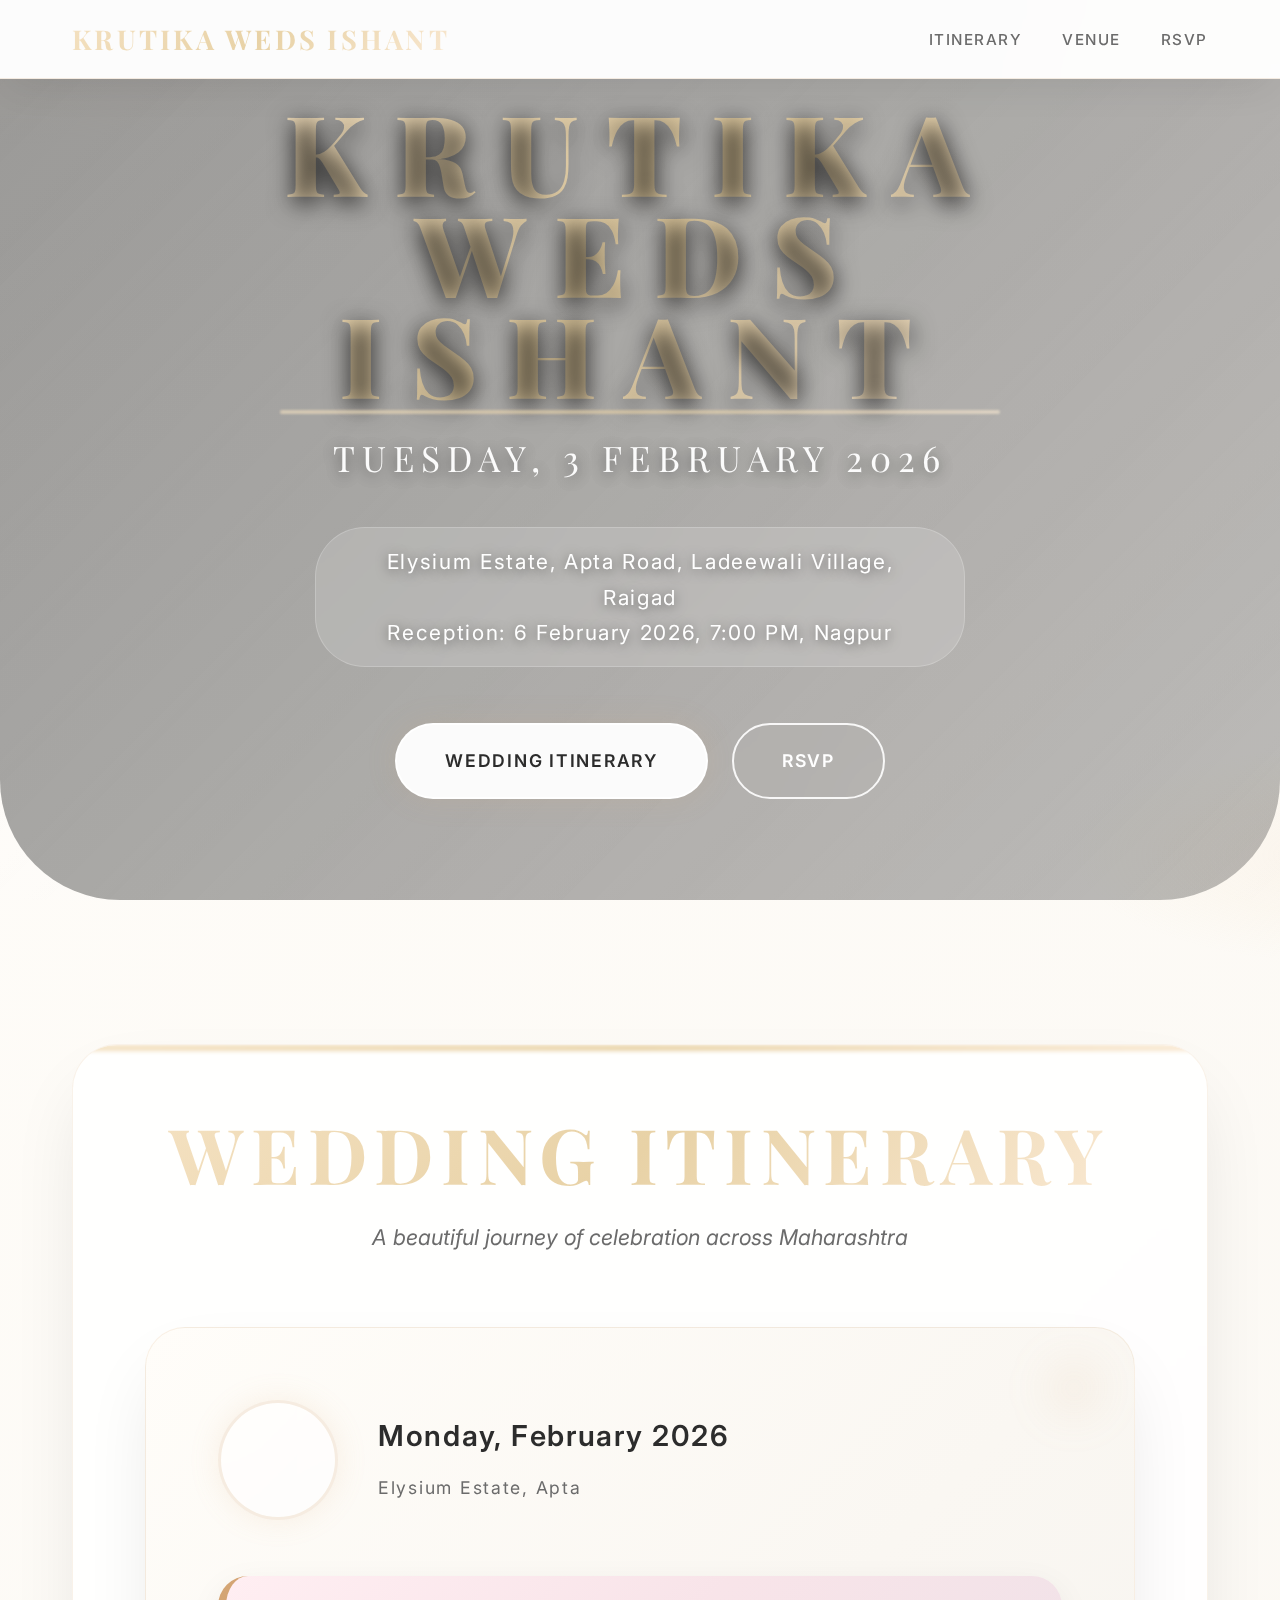
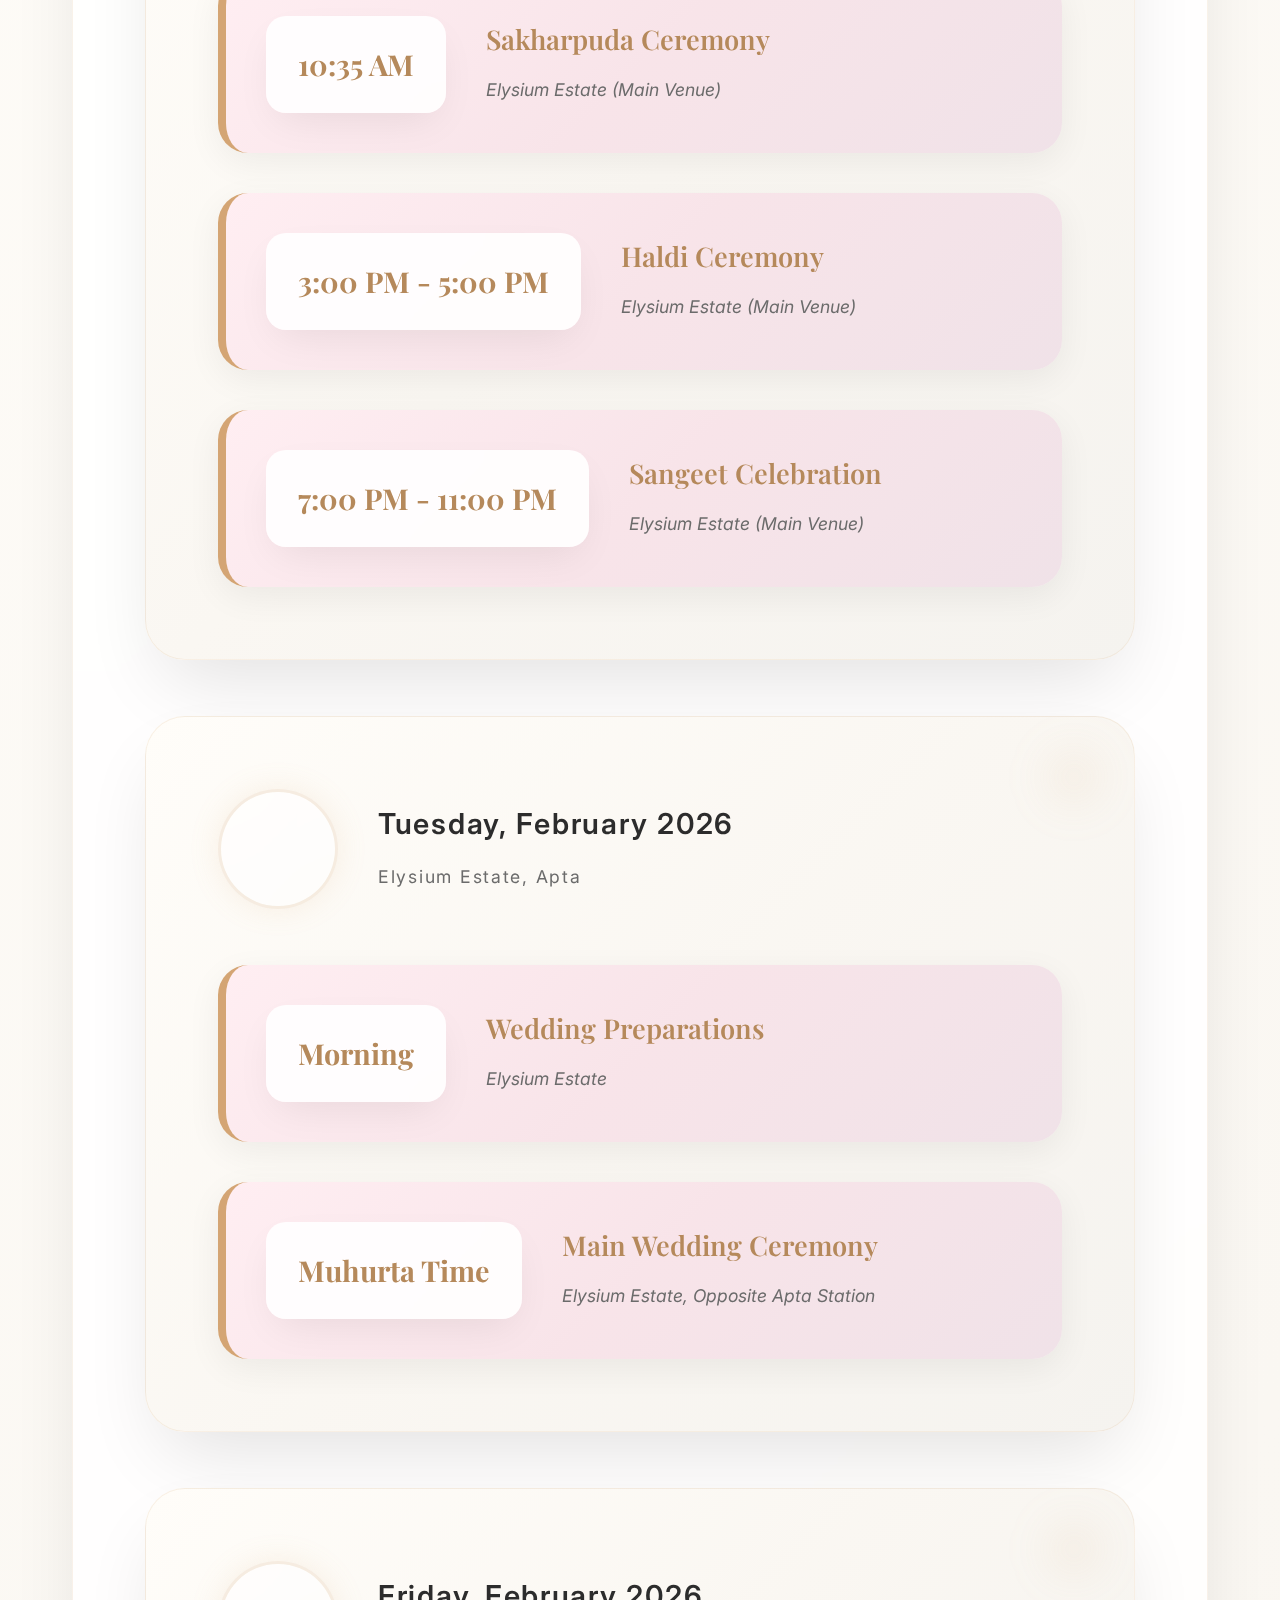
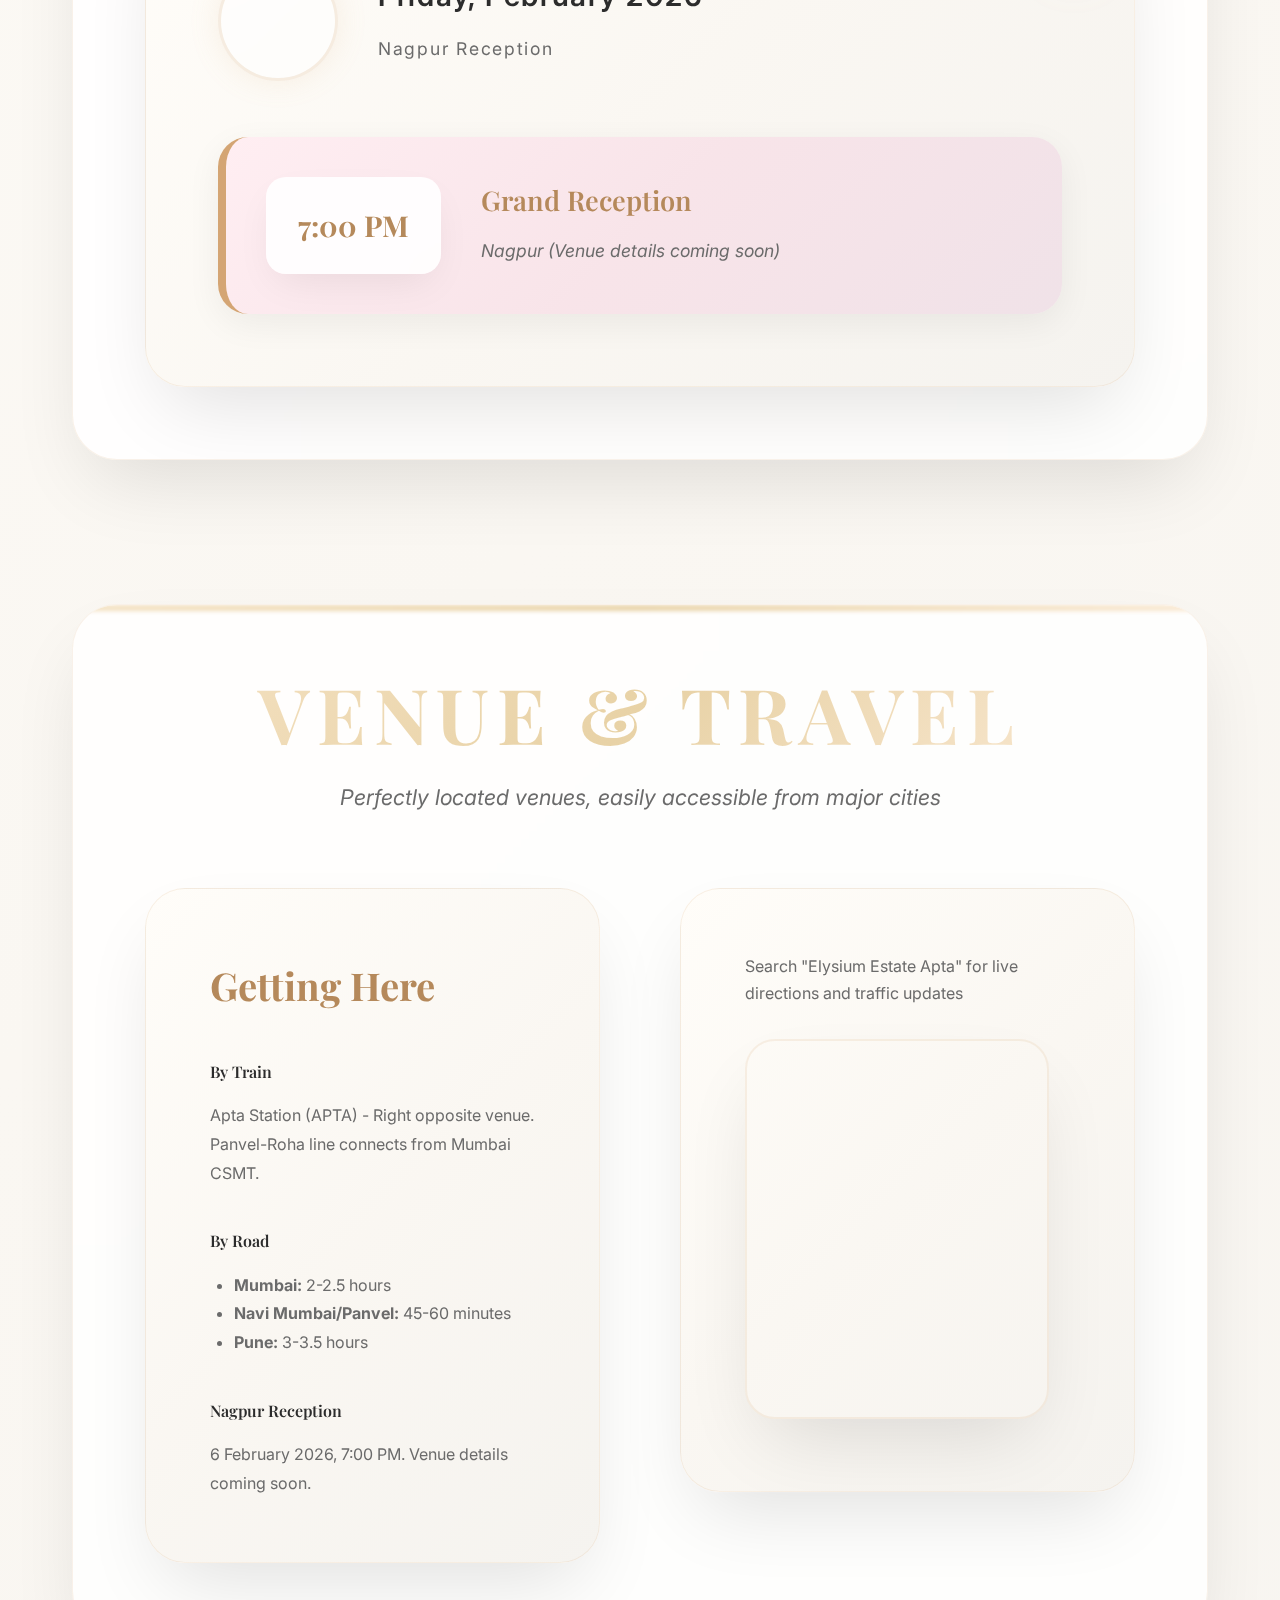
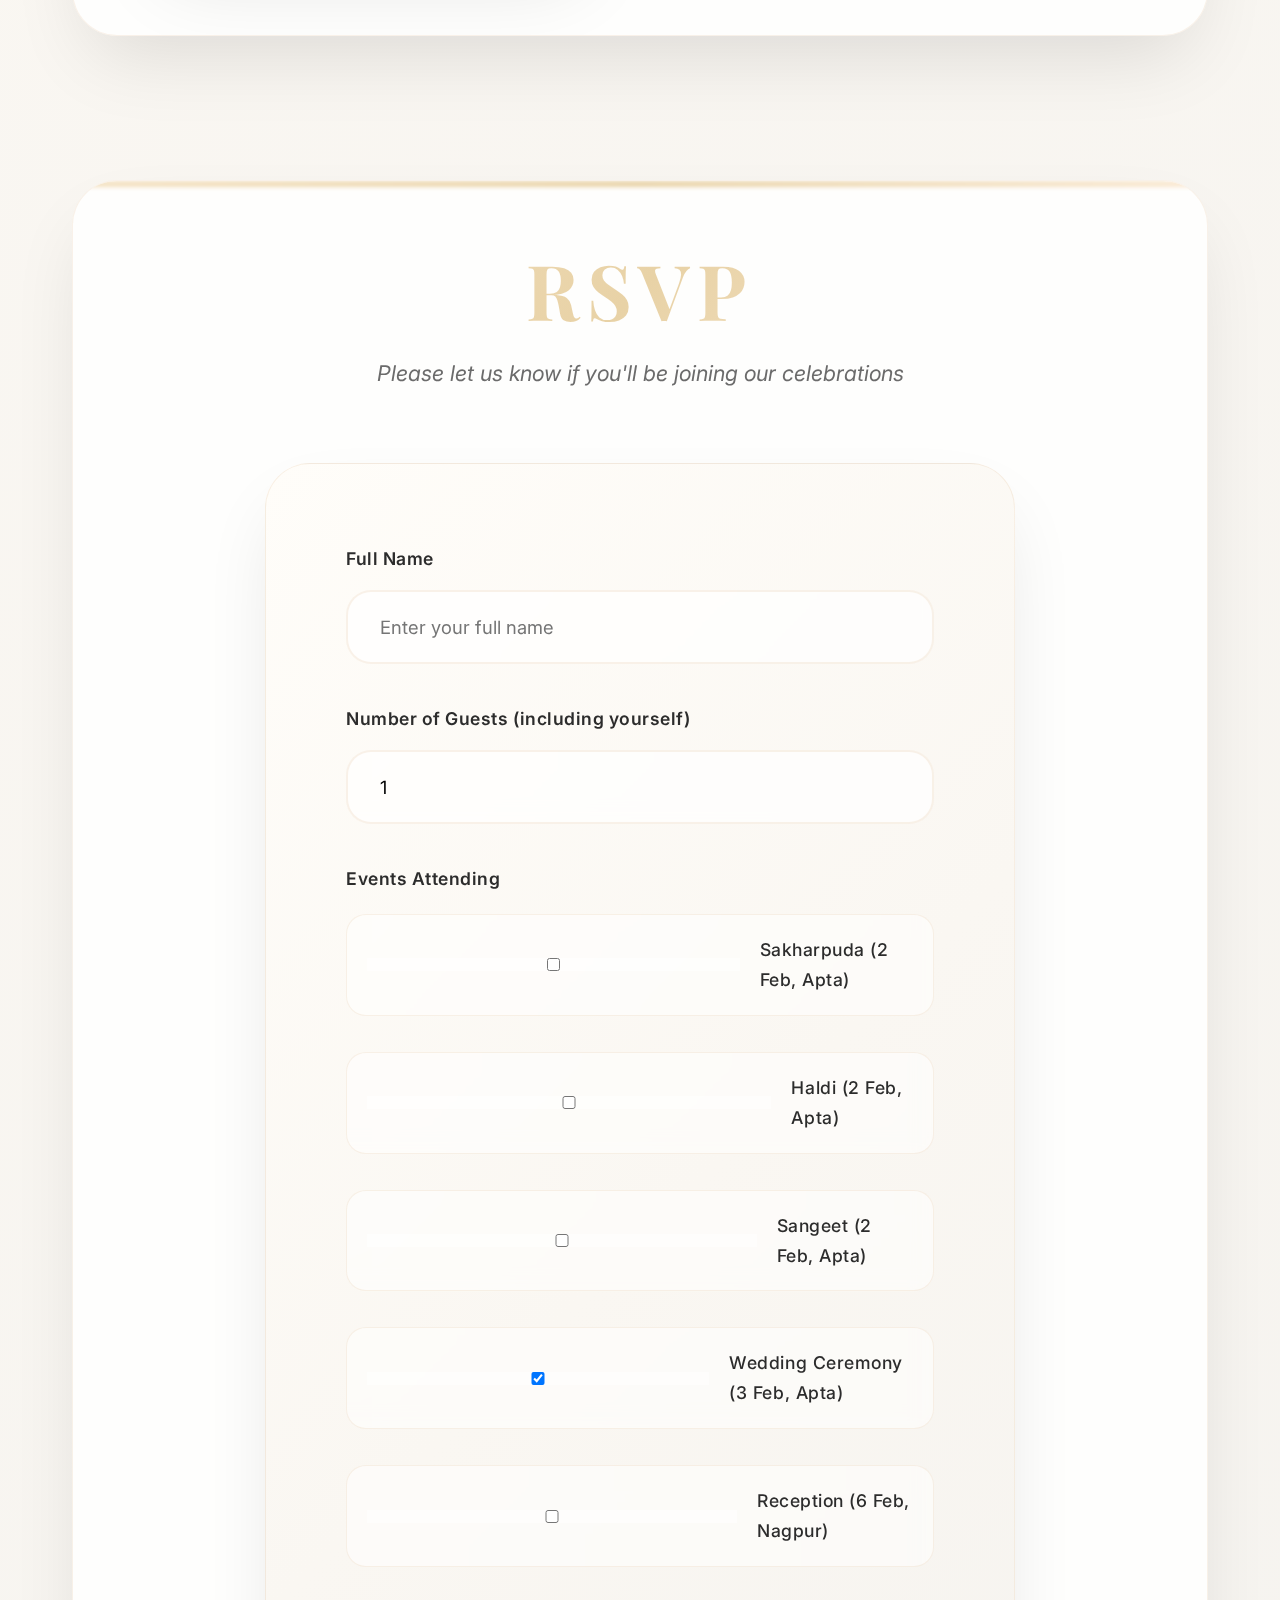
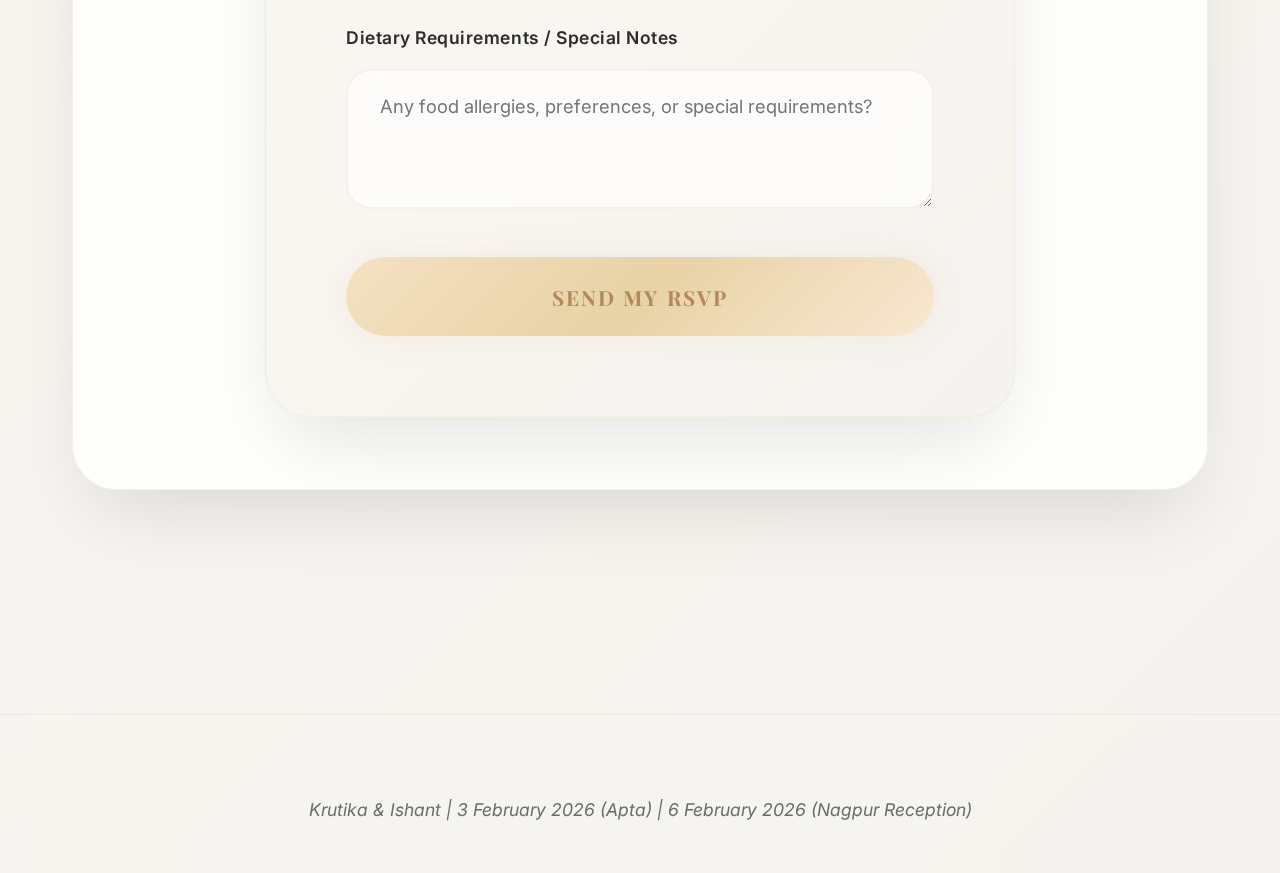
<file: index.html>
<!DOCTYPE html>
<html lang="en">
<head>
  <meta charset="UTF-8" />
  <title>Krutika weds Ishant</title>
  <meta name="viewport" content="width=device-width, initial-scale=1" />
  <meta name="description" content="Wedding celebration of Krutika and Ishant. Main wedding 3 February 2026 at Elysium Estate, Apta. Reception 6 February 2026 at Nagpur." />
  <link rel="preconnect" href="https://fonts.googleapis.com">
  <link rel="preconnect" href="https://fonts.gstatic.com" crossorigin>
  <link href="https://fonts.googleapis.com/css2?family=Playfair+Display:wght@400;500;600;700;800&family=Inter:wght@300;400;500;600&display=swap" rel="stylesheet">
  <style>
    :root {
      --primary: #d4a574;
      --primary-dark: #b5895b;
      --accent: #f8e8d9;
      --watercolor-gold: linear-gradient(135deg, #f4e1c1, #e8d2a6, #f9e8d1);
      --watercolor-cream: linear-gradient(135deg, #fffdf9, #faf7f2, #f5f3ef);
      --watercolor-blush: linear-gradient(135deg, #ffeef2, #f8e4e9, #f0e2e8);
      --bg: #fffdfa;
      --text: #2c2c2c;
      --muted: #6b6b6b;
      --border: rgba(212, 165, 116, 0.15);
      --shadow: 0 35px 80px -20px rgba(0,0,0,0.12);
      --shadow-light: 0 15px 40px -10px rgba(0,0,0,0.08);
      --shadow-glow: 0 0 30px rgba(212, 165, 116, 0.15);
    }

    * {
      box-sizing: border-box;
      margin: 0;
      padding: 0;
    }

    body {
      font-family: 'Inter', -apple-system, BlinkMacSystemFont, sans-serif;
      background: var(--watercolor-cream);
      color: var(--text);
      line-height: 1.7;
      overflow-x: hidden;
      position: relative;
    }

    /* Subtle watercolor background washes */
    body::before {
      content: '';
      position: fixed;
      top: -20%;
      left: -10%;
      width: 60%;
      height: 60%;
      background: radial-gradient(ellipse 80% 50% at 20% 30%, rgba(248, 232, 217, 0.25) 0%, transparent 60%);
      z-index: -2;
      pointer-events: none;
    }

    body::after {
      content: '';
      position: fixed;
      bottom: -10%;
      right: -15%;
      width: 50%;
      height: 50%;
      background: radial-gradient(ellipse 70% 40% at 80% 70%, rgba(244, 225, 193, 0.2) 0%, transparent 60%);
      z-index: -2;
      pointer-events: none;
    }

    a {
      color: var(--primary-dark);
      text-decoration: none;
    }

    /* Hero */
    .hero {
      min-height: 100vh;
      display: flex;
      align-items: center;
      justify-content: center;
      text-align: center;
      background: 
        linear-gradient(135deg, rgba(255,255,255,0.2), rgba(255,255,255,0.05)),
        url("https://images.pexels.com/photos/1730877/pexels-photo-1730877.jpeg?auto=compress&cs=tinysrgb&w=2000&h=1200&fit=crop") center center/cover no-repeat fixed;
      color: white;
      padding: 2rem 1rem;
      position: relative;
    }

    .hero::before {
      content: '';
      position: absolute;
      top: 0;
      left: 0;
      right: 0;
      bottom: 0;
      background: linear-gradient(135deg, rgba(0,0,0,0.4), rgba(0,0,0,0.25));
      border-radius: 0 0 120px 120px;
    }

    .hero-content {
      max-width: 900px;
      position: relative;
      z-index: 2;
    }

    .hero-title {
      font-family: 'Playfair Display', serif;
      font-size: clamp(3.5rem, 10vw, 7rem);
      font-weight: 800;
      letter-spacing: 0.25em;
      margin-bottom: 1rem;
      text-shadow: 0 6px 25px rgba(0,0,0,0.8);
      text-transform: uppercase;
      line-height: 0.9;
      background: var(--watercolor-gold);
      -webkit-background-clip: text;
      -webkit-text-fill-color: transparent;
      background-clip: text;
      position: relative;
    }

    .hero-title::after {
      content: '';
      position: absolute;
      bottom: -10px;
      left: 50%;
      transform: translateX(-50%);
      width: 80%;
      height: 4px;
      background: var(--watercolor-gold);
      border-radius: 2px;
      filter: blur(1px);
      opacity: 0.6;
    }

    .hero-subtitle {
      font-family: 'Playfair Display', serif;
      font-size: clamp(1.4rem, 4vw, 2.2rem);
      font-weight: 400;
      margin: 1.5rem 0 2.5rem;
      letter-spacing: 0.2em;
      text-shadow: 0 3px 15px rgba(0,0,0,0.6);
      opacity: 0.95;
      text-transform: uppercase;
    }

    .hero-location {
      font-size: 1.3rem;
      font-weight: 400;
      margin-bottom: 3.5rem;
      text-shadow: 0 2px 12px rgba(0,0,0,0.5);
      letter-spacing: 0.08em;
      max-width: 650px;
      margin-left: auto;
      margin-right: auto;
      backdrop-filter: blur(10px);
      background: rgba(255,255,255,0.15);
      padding: 1rem 2rem;
      border-radius: 50px;
      border: 1px solid rgba(255,255,255,0.2);
    }

    .hero-buttons {
      display: flex;
      flex-wrap: wrap;
      gap: 1.5rem;
      justify-content: center;
    }

    .btn {
      padding: 1.3rem 3rem;
      border: 2px solid rgba(255,255,255,0.9);
      border-radius: 60px;
      font-family: 'Inter', sans-serif;
      font-weight: 600;
      font-size: 1.1rem;
      letter-spacing: 0.1em;
      backdrop-filter: blur(25px);
      background: rgba(255,255,255,0.12);
      transition: all 0.4s cubic-bezier(0.25, 0.46, 0.45, 0.94);
      text-transform: uppercase;
      position: relative;
      overflow: hidden;
    }

    .btn-primary {
      background: rgba(255,255,255,0.95);
      color: var(--text);
      box-shadow: var(--shadow-glow);
    }

    .btn-secondary {
      background: transparent;
      color: white;
    }

    .btn::before {
      content: '';
      position: absolute;
      top: 0;
      left: -100%;
      width: 100%;
      height: 100%;
      background: linear-gradient(90deg, transparent, rgba(255,255,255,0.3), transparent);
      transition: left 0.6s;
    }

    .btn:hover::before {
      left: 100%;
    }

    .btn:hover {
      transform: translateY(-5px) scale(1.02);
      box-shadow: 0 25px 50px rgba(0,0,0,0.25);
      border-color: white;
    }

    /* Navigation */
    .nav {
      position: fixed;
      top: 0;
      left: 0;
      right: 0;
      background: rgba(255,255,255,0.97);
      backdrop-filter: blur(40px);
      border-bottom: 1px solid rgba(212,165,116,0.2);
      z-index: 1000;
      padding: 1rem 0;
      box-shadow: var(--shadow-light);
    }

    .nav-container {
      max-width: 1200px;
      margin: 0 auto;
      padding: 0 2rem;
      display: flex;
      justify-content: space-between;
      align-items: center;
    }

    .nav-brand {
      font-family: 'Playfair Display', serif;
      font-size: 1.7rem;
      font-weight: 700;
      background: var(--watercolor-gold);
      -webkit-background-clip: text;
      -webkit-text-fill-color: transparent;
      background-clip: text;
      letter-spacing: 0.12em;
      text-transform: uppercase;
    }

    .nav-links {
      display: flex;
      gap: 2.5rem;
      list-style: none;
    }

    .nav-links a {
      font-family: 'Inter', sans-serif;
      font-weight: 500;
      color: var(--muted);
      font-size: 0.95rem;
      letter-spacing: 0.1em;
      text-transform: uppercase;
      transition: all 0.3s ease;
      position: relative;
      padding-bottom: 8px;
    }

    .nav-links a:hover {
      color: var(--primary-dark);
    }

    .nav-links a::after {
      content: '';
      position: absolute;
      width: 0;
      height: 2px;
      bottom: 0;
      left: 50%;
      background: var(--watercolor-gold);
      transition: all 0.3s ease;
      transform: translateX(-50%);
    }

    .nav-links a:hover::after {
      width: 80%;
    }

    /* Main Content */
    .main {
      max-width: 1200px;
      margin: 0 auto;
      padding: 9rem 2rem 5rem;
    }

    .section {
      margin-bottom: 9rem;
      background: rgba(255,255,255,0.85);
      backdrop-filter: blur(20px);
      padding: 4.5rem;
      border-radius: 45px;
      box-shadow: var(--shadow);
      border: 1px solid var(--border);
      position: relative;
      overflow: hidden;
    }

    .section::before {
      content: '';
      position: absolute;
      top: 0;
      left: 0;
      right: 0;
      height: 6px;
      background: var(--watercolor-gold);
      filter: blur(2px);
    }

    .section-title {
      font-family: 'Playfair Display', serif;
      font-size: clamp(3rem, 6.5vw, 4.8rem);
      text-align: center;
      margin-bottom: 1.8rem;
      color: var(--text);
      letter-spacing: 0.1em;
      font-weight: 700;
      text-transform: uppercase;
      line-height: 0.95;
      background: var(--watercolor-gold);
      -webkit-background-clip: text;
      -webkit-text-fill-color: transparent;
      background-clip: text;
      position: relative;
    }

    .section-subtitle {
      text-align: center;
      font-size: 1.35rem;
      color: var(--muted);
      margin-bottom: 4.5rem;
      max-width: 750px;
      margin-left: auto;
      margin-right: auto;
      font-weight: 400;
      font-style: italic;
    }

    /* Itinerary */
    .itinerary {
      display: grid;
      gap: 3.5rem;
    }

    .itinerary-day {
      background: var(--watercolor-cream);
      border-radius: 40px;
      padding: 4.5rem;
      box-shadow: var(--shadow);
      border: 1px solid var(--border);
      position: relative;
      overflow: hidden;
      transition: all 0.4s cubic-bezier(0.25, 0.46, 0.45, 0.94);
    }

    .itinerary-day::before {
      content: '';
      position: absolute;
      top: 20px;
      right: 20px;
      width: 80px;
      height: 80px;
      background: radial-gradient(circle, rgba(212,165,116,0.15) 0%, transparent 70%);
      border-radius: 50%;
      filter: blur(20px);
    }

    .itinerary-day:hover {
      transform: translateY(-12px);
      box-shadow: 0 45px 100px -20px rgba(0,0,0,0.2);
    }

    .day-header {
      display: flex;
      align-items: center;
      gap: 2.5rem;
      margin-bottom: 3.5rem;
    }

    .day-number {
      font-family: 'Playfair Display', serif;
      font-size: 4rem;
      font-weight: 800;
      background: var(--watercolor-gold);
      -webkit-background-clip: text;
      -webkit-text-fill-color: transparent;
      background-clip: text;
      width: 120px;
      height: 120px;
      border-radius: 50%;
      display: flex;
      align-items: center;
      justify-content: center;
      box-shadow: var(--shadow-glow);
      border: 3px solid rgba(212,165,116,0.2);
      backdrop-filter: blur(15px);
      background: rgba(255,255,255,0.6);
    }

    .day-title {
      font-size: 1.8rem;
      font-weight: 600;
      color: var(--text);
      letter-spacing: 0.06em;
    }

    .events-list {
      display: grid;
      gap: 2.5rem;
    }

    .event {
      display: flex;
      gap: 2.5rem;
      padding: 2.5rem;
      background: var(--watercolor-blush);
      border-radius: 30px;
      border-left: 8px solid var(--primary);
      transition: all 0.4s ease;
      box-shadow: 0 10px 35px rgba(0,0,0,0.06);
    }

    .event:hover {
      background: var(--watercolor-gold);
      transform: translateX(8px);
      box-shadow: 0 20px 50px rgba(212,165,116,0.15);
    }

    .event-time {
      font-family: 'Playfair Display', serif;
      font-size: 1.8rem;
      font-weight: 700;
      color: var(--primary-dark);
      min-width: 140px;
      padding: 1.5rem 2rem;
      background: rgba(255,255,255,0.9);
      border-radius: 20px;
      box-shadow: var(--shadow-light);
      text-align: center;
      backdrop-filter: blur(15px);
    }

    .event-details h4 {
      font-family: 'Playfair Display', serif;
      font-size: 1.7rem;
      margin-bottom: 0.8rem;
      color: var(--primary-dark);
      font-weight: 600;
    }

    .event-location {
      font-size: 1.1rem;
      color: var(--muted);
      margin-top: 0.5rem;
      font-weight: 400;
      font-style: italic;
    }

    /* Venue */
    .venue-grid {
      display: grid;
      grid-template-columns: 1fr 1fr;
      gap: 5rem;
    }

    .venue-card {
      background: var(--watercolor-cream);
      padding: 4rem;
      border-radius: 40px;
      box-shadow: var(--shadow);
      border: 1px solid var(--border);
      height: fit-content;
      backdrop-filter: blur(15px);
    }

    .venue-map {
      height: 380px;
      border-radius: 30px;
      overflow: hidden;
      box-shadow: var(--shadow);
      border: 2px solid var(--border);
      transition: transform 0.3s ease;
    }

    .venue-map:hover {
      transform: scale(1.02);
    }

    /* RSVP */
    .rsvp-form {
      max-width: 750px;
      margin: 0 auto;
      background: var(--watercolor-cream);
      padding: 5rem;
      border-radius: 45px;
      box-shadow: var(--shadow);
      border: 1px solid var(--border);
      backdrop-filter: blur(20px);
    }

    .form-group {
      margin-bottom: 2.5rem;
    }

    .form-group label {
      display: block;
      margin-bottom: 1rem;
      font-weight: 600;
      color: var(--text);
      font-size: 1.1rem;
      letter-spacing: 0.03em;
    }

    .form-group input,
    .form-group textarea {
      width: 100%;
      padding: 1.5rem 2rem;
      border: 2px solid var(--border);
      border-radius: 25px;
      font-size: 1.15rem;
      font-family: inherit;
      transition: all 0.4s ease;
      background: rgba(255,255,255,0.7);
      backdrop-filter: blur(10px);
    }

    .form-group input:focus,
    .form-group textarea:focus {
      outline: none;
      border-color: var(--primary);
      background: white;
      box-shadow: var(--shadow-glow);
      transform: translateY(-2px);
    }

    .checkbox-group {
      display: grid;
      gap: 1.25rem;
      margin-top: 1.25rem;
    }

    .checkbox-group label {
      display: flex;
      align-items: center;
      gap: 1.25rem;
      font-weight: 500;
      cursor: pointer;
      padding: 1.25rem;
      border-radius: 20px;
      transition: all 0.3s ease;
      background: rgba(255,255,255,0.5);
      backdrop-filter: blur(10px);
      border: 1px solid var(--border);
    }

    .checkbox-group label:hover {
      background: var(--watercolor-blush);
      transform: translateX(5px);
    }

    /* Submit Button */
    .rsvp-submit {
      width: 100%;
      padding: 1.6rem;
      background: var(--watercolor-gold);
      color: var(--primary-dark);
      border: none;
      border-radius: 50px;
      font-family: 'Playfair Display', serif;
      font-size: 1.3rem;
      font-weight: 700;
      letter-spacing: 0.1em;
      text-transform: uppercase;
      cursor: pointer;
      box-shadow: var(--shadow-glow);
      transition: all 0.4s ease;
      backdrop-filter: blur(20px);
    }

    .rsvp-submit:hover {
      transform: translateY(-4px);
      box-shadow: 0 25px 60px rgba(212,165,116,0.3);
    }

    /* Footer */
    .footer {
      text-align: center;
      padding: 5rem 2rem 3rem;
      color: var(--muted);
      border-top: 1px solid var(--border);
      font-size: 1.1rem;
      font-style: italic;
      backdrop-filter: blur(10px);
    }

    @media (max-width: 768px) {
      .venue-grid {
        grid-template-columns: 1fr;
        gap: 3rem;
      }
      
      .nav-links {
        display: none;
      }
      
      .itinerary-day {
        padding: 3rem 2rem;
      }
      
      .event {
        flex-direction: column;
        gap: 2rem;
      }
      
      .hero-buttons {
        flex-direction: column;
        align-items: center;
      }
      
      .main {
        padding-top: 7rem;
      }
      
      .section {
        padding: 3rem 2rem;
      }
    }
  </style>
</head>
<body>
  <!-- Hero Section -->
  <header class="hero">
    <div class="hero-content">
      <h1 class="hero-title">Krutika weds Ishant</h1>
      <div class="hero-subtitle">Tuesday, 3 February 2026</div>
      <div class="hero-location">Elysium Estate, Apta Road, Ladeewali Village, Raigad<br>Reception: 6 February 2026, 7:00 PM, Nagpur</div>
      <div class="hero-buttons">
        <a href="#itinerary" class="btn btn-primary">Wedding Itinerary</a>
        <a href="#rsvp" class="btn btn-secondary">RSVP</a>
      </div>
    </div>
  </header>

  <!-- Navigation -->
  <nav class="nav">
    <div class="nav-container">
      <div class="nav-brand">Krutika weds Ishant</div>
      <ul class="nav-links">
        <li><a href="#itinerary">Itinerary</a></li>
        <li><a href="#venue">Venue</a></li>
        <li><a href="#rsvp">RSVP</a></li>
      </ul>
    </div>
  </nav>

  <main class="main">
    <!-- Wedding Itinerary -->
    <section id="itinerary" class="section">
      <h2 class="section-title">Wedding Itinerary</h2>
      <p class="section-subtitle">A beautiful journey of celebration across Maharashtra</p>
      
      <div class="itinerary">
        <div class="itinerary-day">
          <div class="day-header">
            <div class="day-number">02</div>
            <div class="day-title">Monday, February 2026<br><span style="font-size:1.1rem; font-weight:400; color:var(--muted);">Elysium Estate, Apta</span></div>
          </div>
          
          <div class="events-list">
            <div class="event">
              <div class="event-time">10:35 AM</div>
              <div class="event-details">
                <h4>Sakharpuda Ceremony</h4>
                <div class="event-location">Elysium Estate (Main Venue)</div>
              </div>
            </div>
            
            <div class="event">
              <div class="event-time">3:00 PM - 5:00 PM</div>
              <div class="event-details">
                <h4>Haldi Ceremony</h4>
                <div class="event-location">Elysium Estate (Main Venue)</div>
              </div>
            </div>
            
            <div class="event">
              <div class="event-time">7:00 PM - 11:00 PM</div>
              <div class="event-details">
                <h4>Sangeet Celebration</h4>
                <div class="event-location">Elysium Estate (Main Venue)</div>
              </div>
            </div>
          </div>
        </div>

        <div class="itinerary-day">
          <div class="day-header">
            <div class="day-number">03</div>
            <div class="day-title">Tuesday, February 2026<br><span style="font-size:1.1rem; font-weight:400; color:var(--muted);">Elysium Estate, Apta</span></div>
          </div>
          
          <div class="events-list">
            <div class="event">
              <div class="event-time">Morning</div>
              <div class="event-details">
                <h4>Wedding Preparations</h4>
                <div class="event-location">Elysium Estate</div>
              </div>
            </div>
            
            <div class="event">
              <div class="event-time">Muhurta Time</div>
              <div class="event-details">
                <h4>Main Wedding Ceremony</h4>
                <div class="event-location">Elysium Estate, Opposite Apta Station</div>
              </div>
            </div>
          </div>
        </div>

        <div class="itinerary-day">
          <div class="day-header">
            <div class="day-number">06</div>
            <div class="day-title">Friday, February 2026<br><span style="font-size:1.1rem; font-weight:400; color:var(--muted);">Nagpur Reception</span></div>
          </div>
          
          <div class="events-list">
            <div class="event">
              <div class="event-time">7:00 PM</div>
              <div class="event-details">
                <h4>Grand Reception</h4>
                <div class="event-location">Nagpur (Venue details coming soon)</div>
              </div>
            </div>
          </div>
        </div>
      </div>
    </section>

    <!-- Venue & Travel -->
    <section id="venue" class="section">
      <h2 class="section-title">Venue & Travel</h2>
      <p class="section-subtitle">Perfectly located venues, easily accessible from major cities</p>
      
      <div class="venue-grid">
        <div class="venue-card">
          <h3 style="font-family: 'Playfair Display', serif; font-size: 2.4rem; margin-bottom: 2.5rem; color: var(--primary-dark);">Getting Here</h3>
          
          <div style="margin-bottom: 2.5rem;">
            <h4 style="font-family: 'Playfair Display', serif; font-weight: 600; margin-bottom: 1rem; color: var(--text);">By Train</h4>
            <p style="color: var(--muted); line-height: 1.8;">Apta Station (APTA) - Right opposite venue. Panvel-Roha line connects from Mumbai CSMT.</p>
          </div>
          
          <div style="margin-bottom: 2.5rem;">
            <h4 style="font-family: 'Playfair Display', serif; font-weight: 600; margin-bottom: 1rem; color: var(--text);">By Road</h4>
            <ul style="color: var(--muted); padding-left: 1.5rem; line-height: 1.8;">
              <li><strong>Mumbai:</strong> 2-2.5 hours</li>
              <li><strong>Navi Mumbai/Panvel:</strong> 45-60 minutes</li>
              <li><strong>Pune:</strong> 3-3.5 hours</li>
            </ul>
          </div>
          
          <div>
            <h4 style="font-family: 'Playfair Display', serif; font-weight: 600; margin-bottom: 1rem; color: var(--text);">Nagpur Reception</h4>
            <p style="color: var(--muted); line-height: 1.8;">6 February 2026, 7:00 PM. Venue details coming soon.</p>
          </div>
        </div>
        
        <div class="venue-card">
          <p style="color: var(--muted); margin-bottom: 2rem; line-height: 1.7;">
            Search "Elysium Estate Apta" for live directions and traffic updates
          </p>
          <iframe class="venue-map" 
                  src="https://www.google.com/maps/embed?pb=!1m18!1m12!1m3!1d3811.927!2d73.120!3d18.55!2m3!1f0!2f0!3f0!3m2!1i1024!2i768!4f13.1!3m3!1m2!1s0x0%3A0x0!2zMThCsDMzJzAwLjIiTiA3M8KwMDcnMTIuMCJF!5e0!3m2!1sen!2sin!4v1732800000000" 
                  allowfullscreen="" 
                  loading="lazy"
                  referrerpolicy="no-referrer-when-downgrade">
          </iframe>
        </div>
      </div>
    </section>

    <!-- RSVP -->
    <section id="rsvp" class="section">
      <h2 class="section-title">RSVP</h2>
      <p class="section-subtitle">Please let us know if you'll be joining our celebrations</p>
      
      <form class="rsvp-form">
        <div class="form-group">
          <label for="name">Full Name</label>
          <input type="text" id="name" name="name" placeholder="Enter your full name" required />
        </div>
        
        <div class="form-group">
          <label for="guests">Number of Guests (including yourself)</label>
          <input type="number" id="guests" name="guests" min="1" max="10" value="1" />
        </div>
        
        <div class="form-group">
          <label>Events Attending</label>
          <div class="checkbox-group">
            <label><input type="checkbox" name="events[]" value="sakharpuda"> Sakharpuda (2 Feb, Apta)</label>
            <label><input type="checkbox" name="events[]" value="haldi"> Haldi (2 Feb, Apta)</label>
            <label><input type="checkbox" name="events[]" value="sangeet"> Sangeet (2 Feb, Apta)</label>
            <label><input type="checkbox" name="events[]" value="wedding" checked> Wedding Ceremony (3 Feb, Apta)</label>
            <label><input type="checkbox" name="events[]" value="reception"> Reception (6 Feb, Nagpur)</label>
          </div>
        </div>
        
        <div class="form-group">
          <label for="notes">Dietary Requirements / Special Notes</label>
          <textarea id="notes" name="notes" rows="4" placeholder="Any food allergies, preferences, or special requirements?"></textarea>
        </div>
        
        <button type="submit" class="rsvp-submit">Send My RSVP</button>
      </form>
    </section>
  </main>

  <footer class="footer">
    <p>Krutika &amp; Ishant | 3 February 2026 (Apta) | 6 February 2026 (Nagpur Reception)</p>
  </footer>
</body>
</html>
</file>
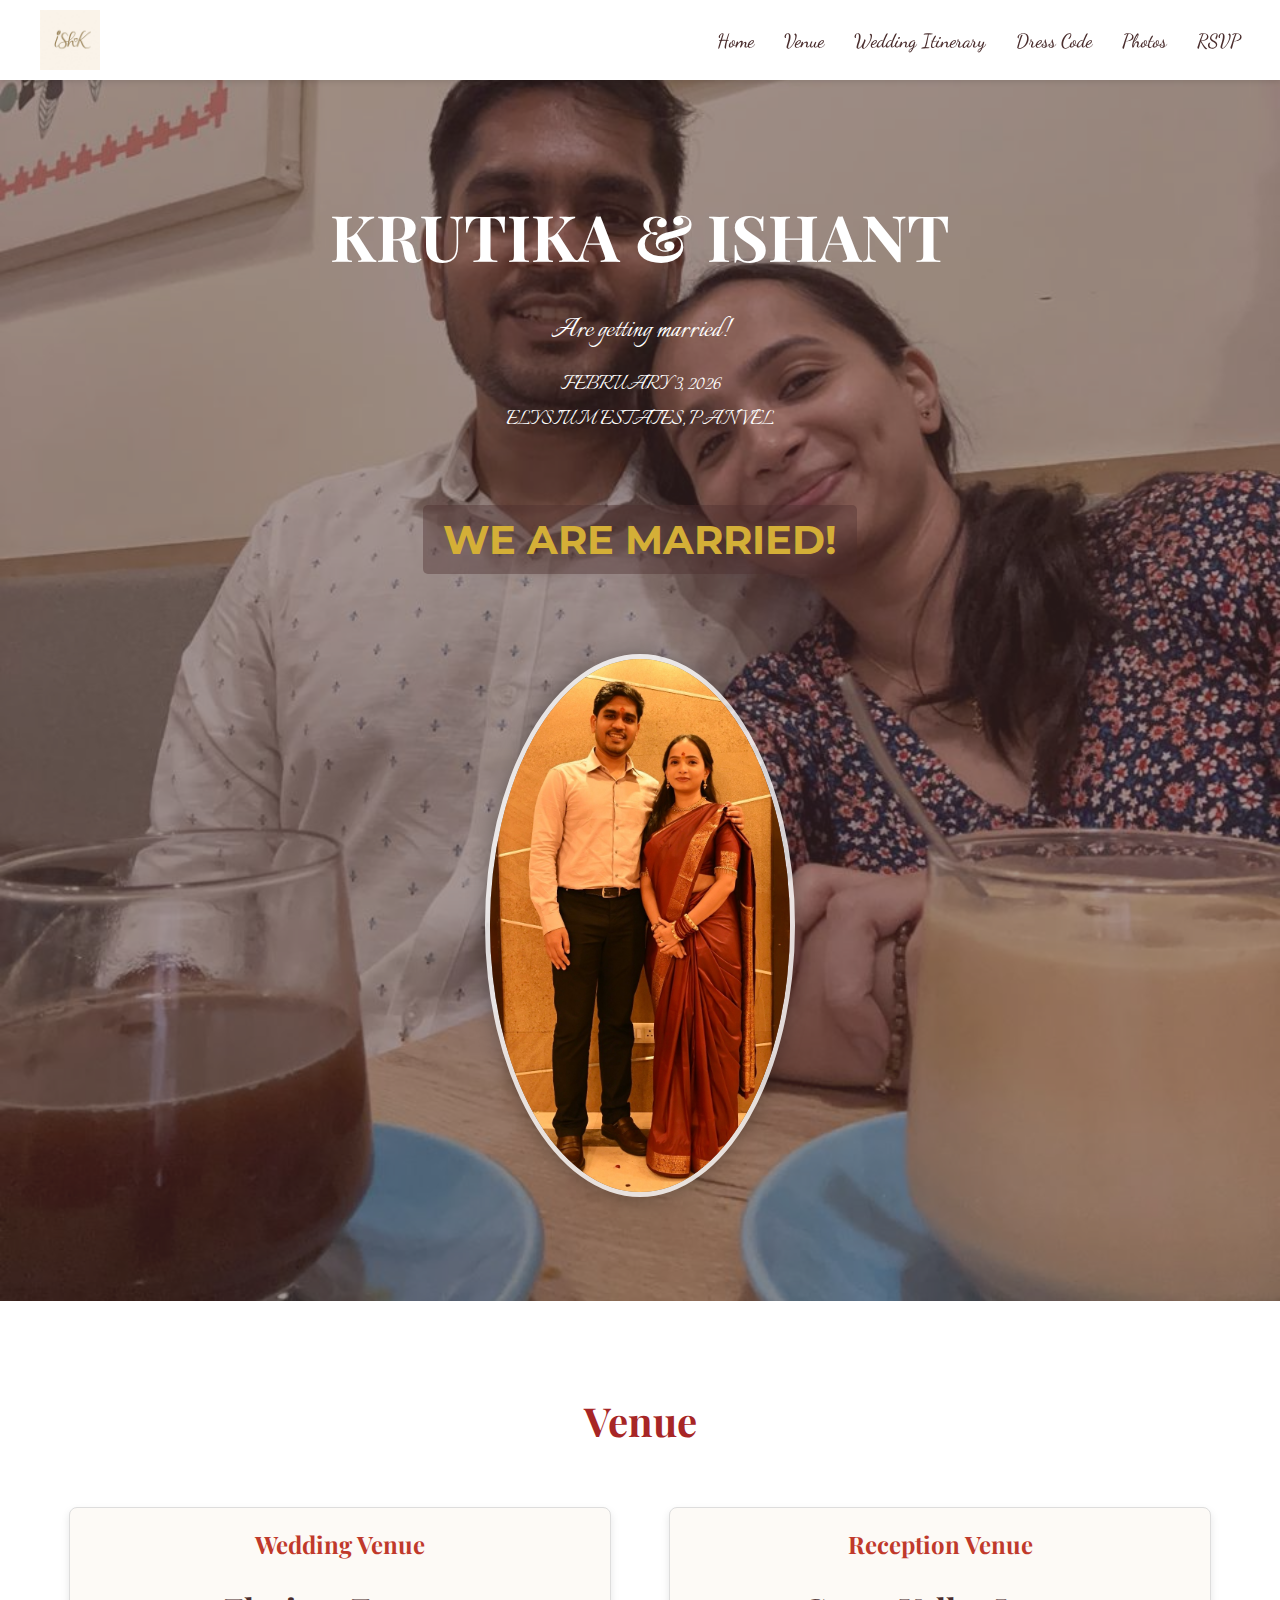
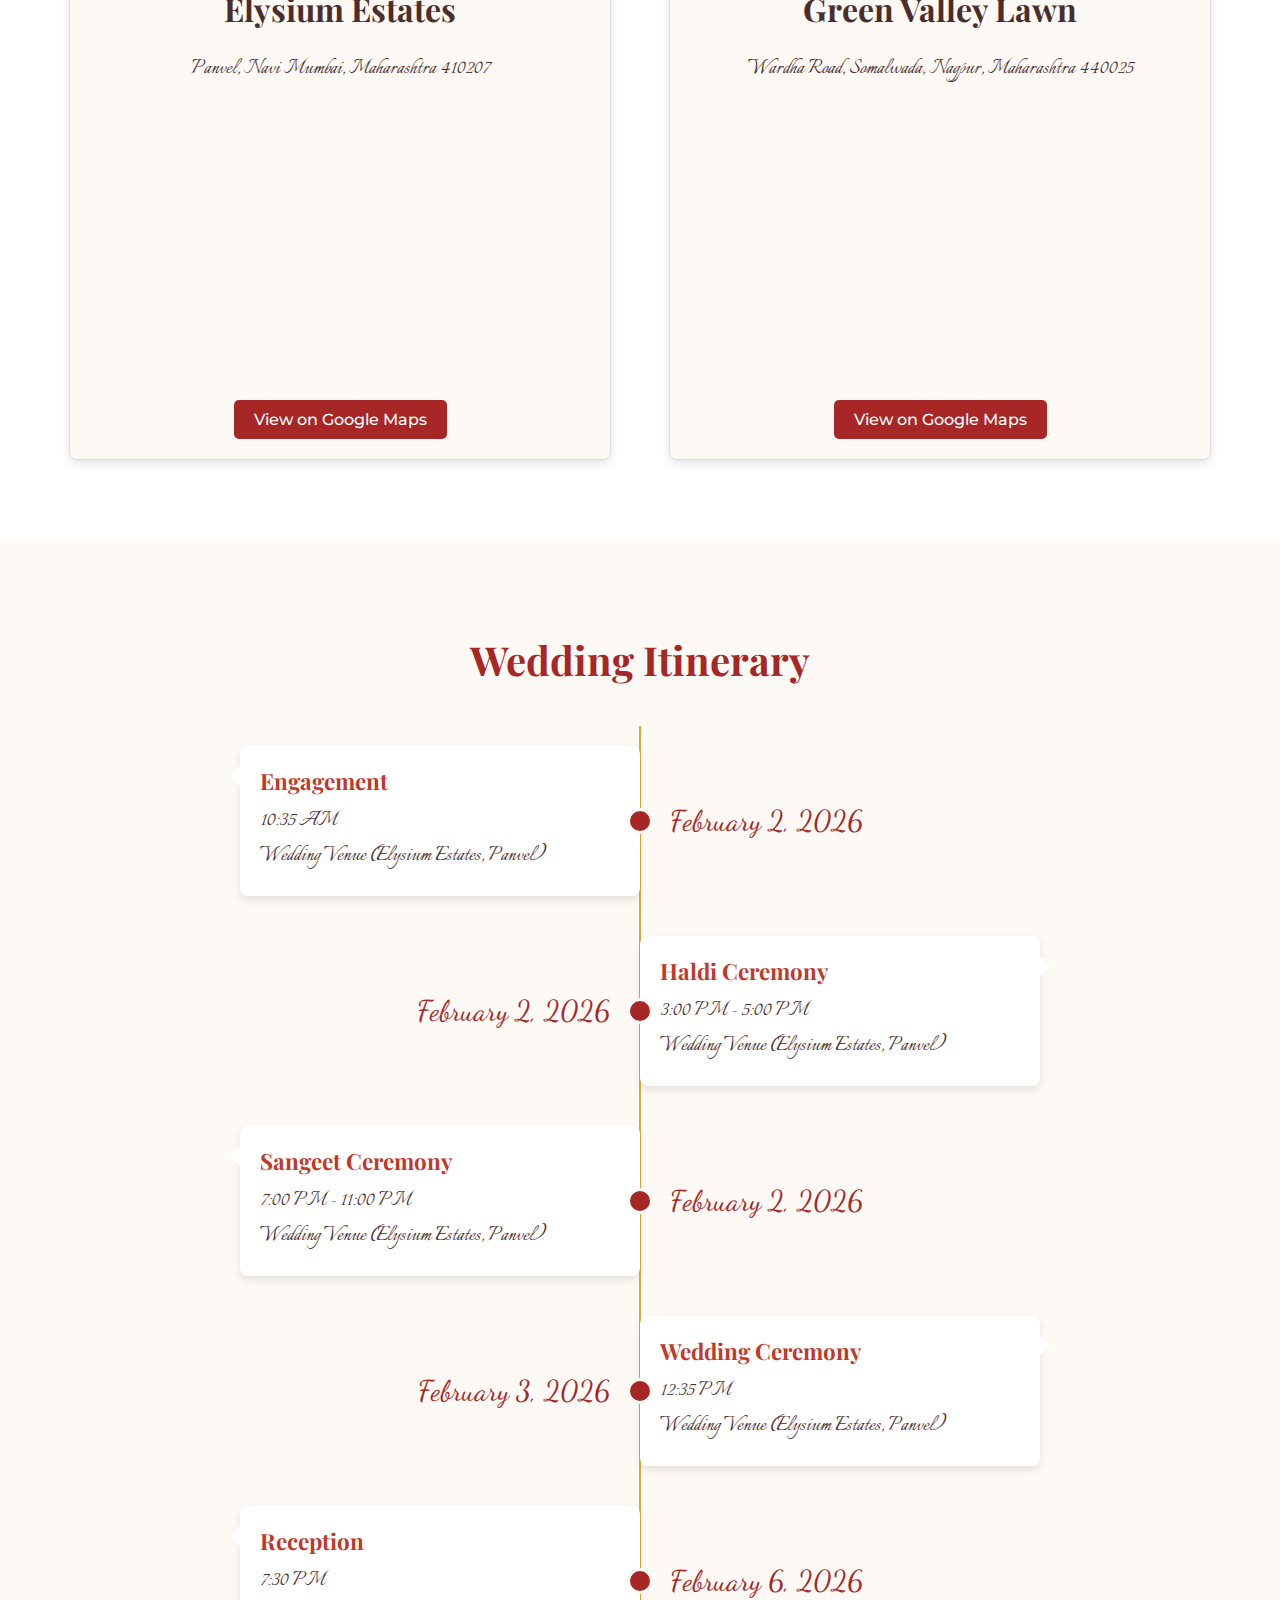
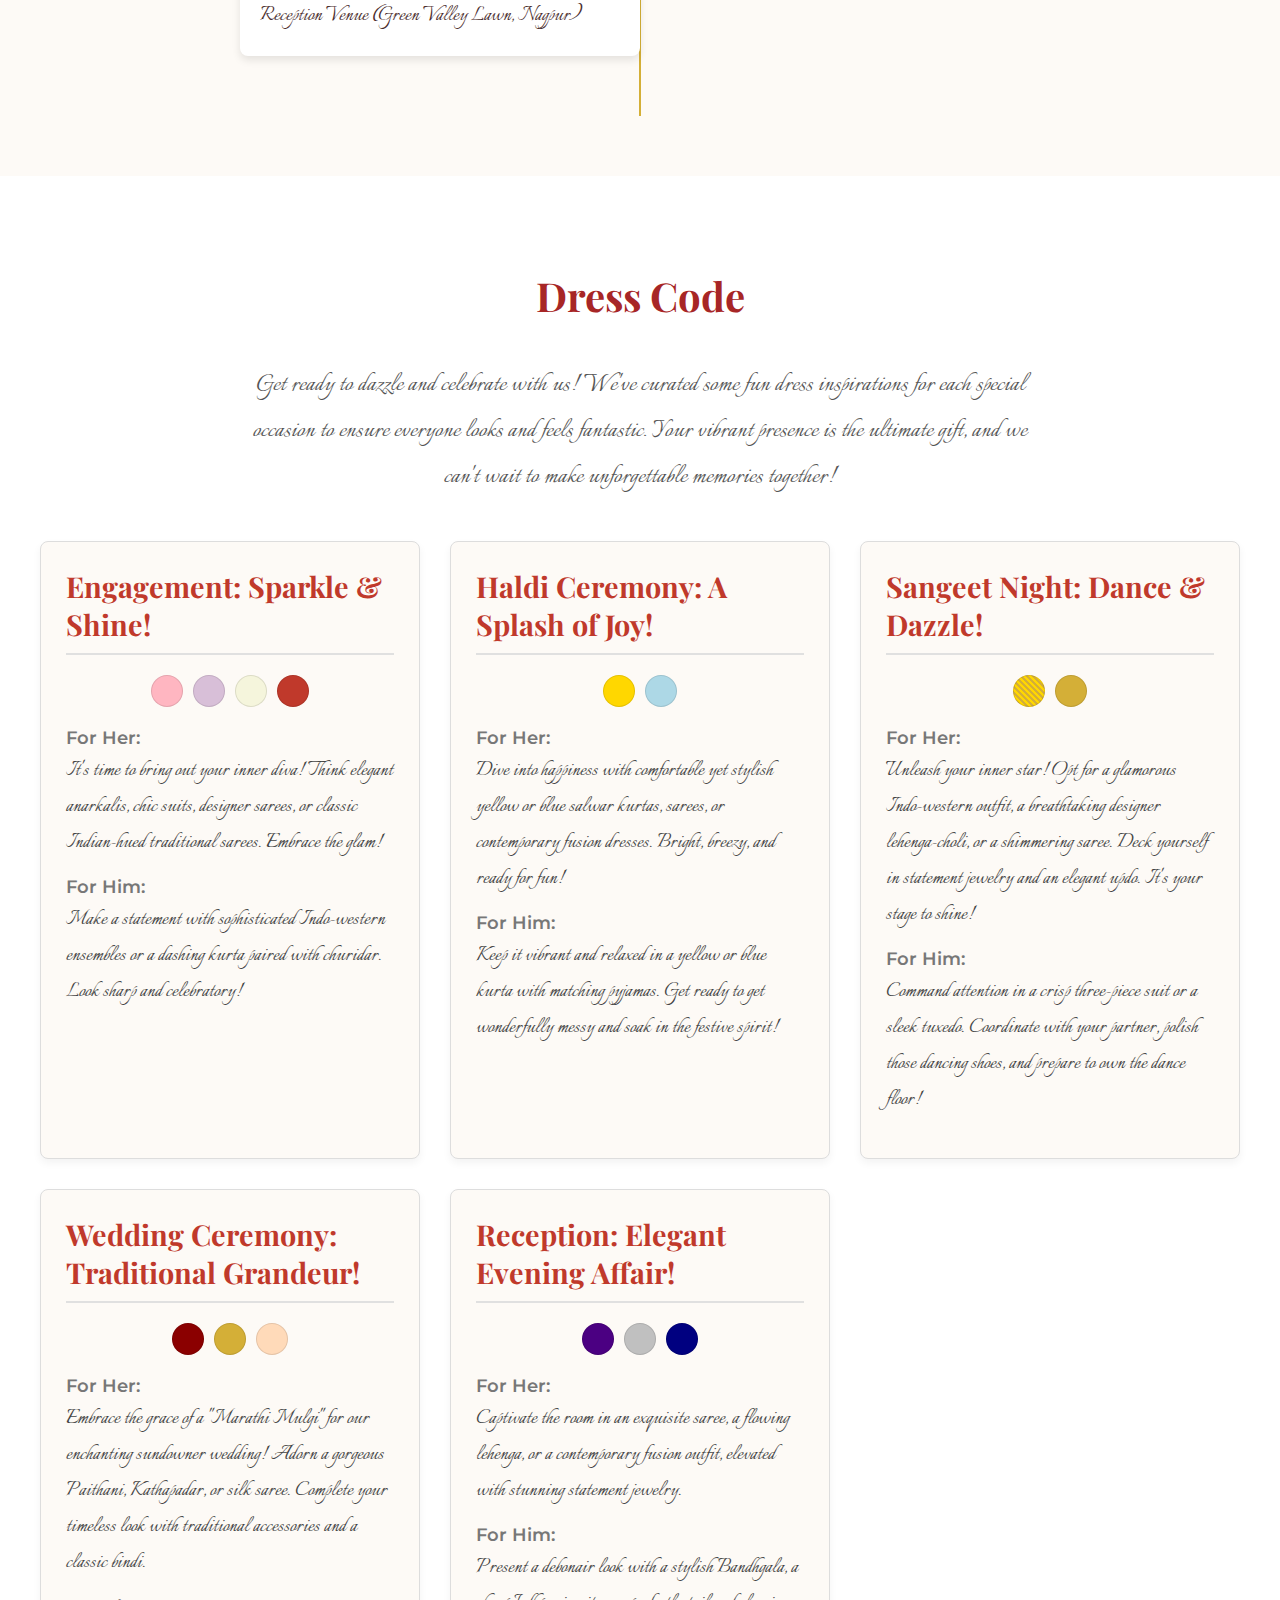
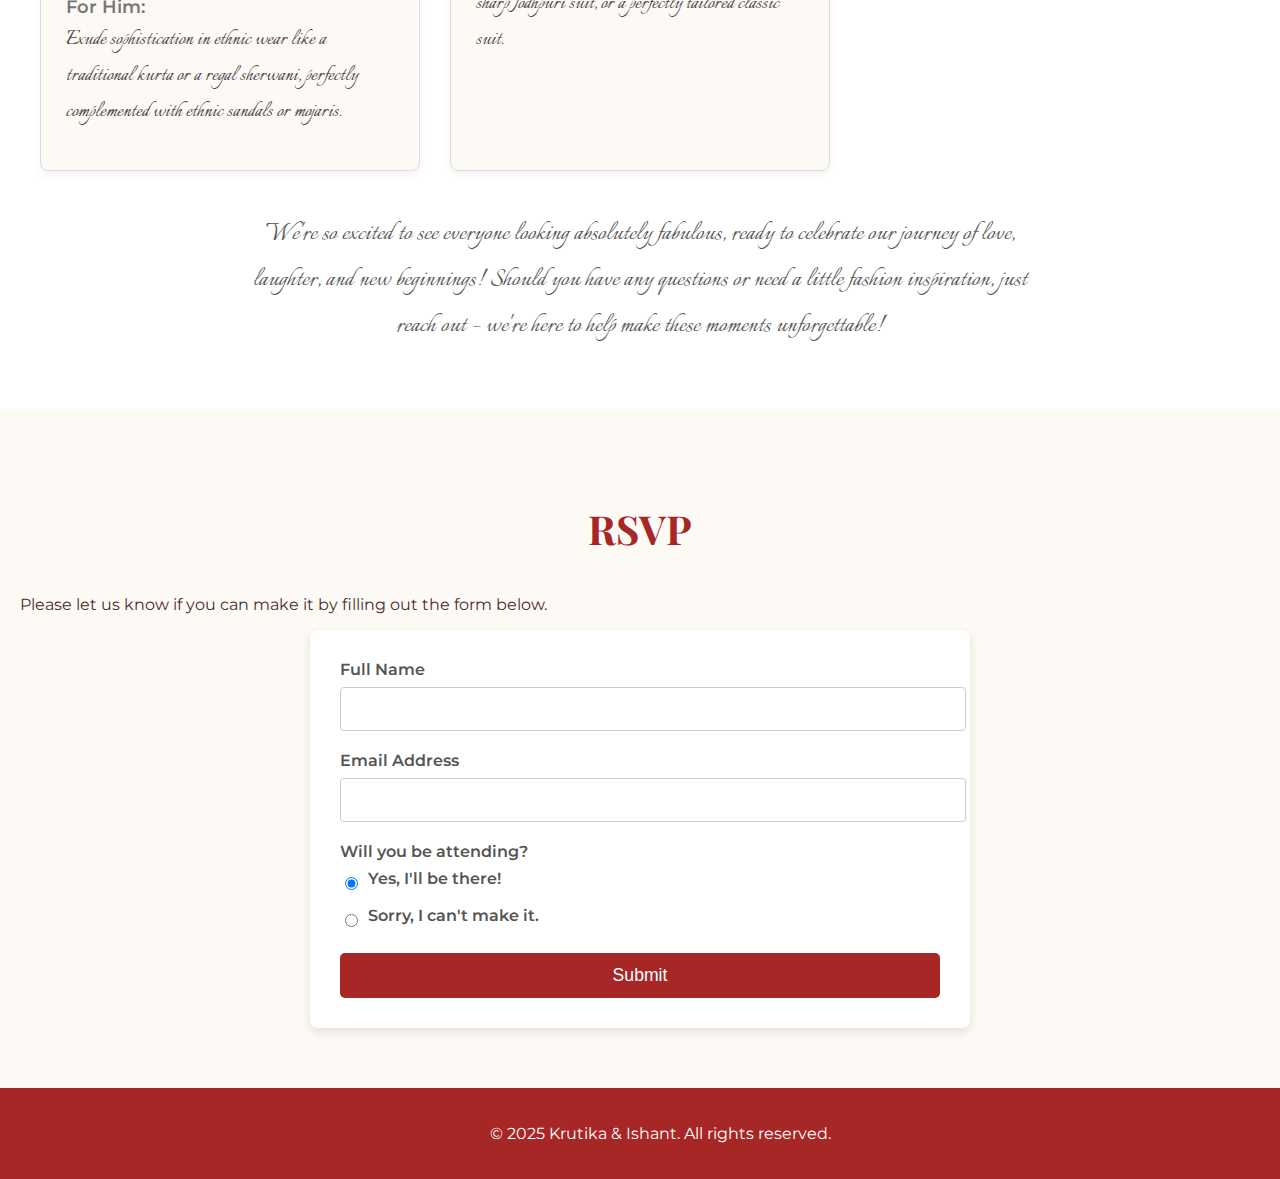
<file: src/index.html>
<!DOCTYPE html>
<html lang="en">
<head>
    <meta charset="UTF-8">
    <meta name="viewport" content="width=device-width, initial-scale=1.0">
    <title>Krutika & Ishant - Wedding</title>
    <link rel="stylesheet" href="style.css">
    <link href="https://fonts.googleapis.com/css2?family=Playfair+Display:wght@400;700&family=Montserrat:wght@300;400;500&family=Dancing+Script:wght@700&family=Italianno&display=swap" rel="stylesheet">
</head>
<body>
    <header>
        <nav>
            <div class="logo"><img src="logo.jpeg" alt="Krutika & Ishant Logo"></div>
            <ul>
                <li><a href="#home">Home</a></li>
                <li><a href="#venue">Venue</a></li>
                <li><a href="#itinerary">Wedding Itinerary</a></li>
                <li><a href="#dresscode">Dress Code</a></li>
                <li><a href="#photos">Photos</a></li>
                <li><a href="#rsvp">RSVP</a></li>
            </ul>
        </nav>
    </header>

    <main>
        <section id="home" class="hero">
            <div class="hero-content">
                <h1>KRUTIKA & ISHANT</h1>
                <p class="tagline">Are getting married!</p>
                <div class="event-details">
                    <p>FEBRUARY 3, 2026</p>
                    <p>ELYSIUM ESTATES, PANVEL</p>
                </div>
                <div class="countdown">
                    <p id="countdown-timer">-33 DAYS TO GO!</p>
                </div>
            </div>
            <div class="couple-photo">
                <img src="couple.jpg" alt="Krutika & Ishant">
            </div>
        </section>

        <section id="venue" class="venue-section">
            <h2 class="section-title">Venue</h2>
            <div class="venue-container">
                <div class="venue-card">
                    <h3>Wedding Venue</h3>
                    <h2>Elysium Estates</h2>
                    <p>Panvel, Navi Mumbai, Maharashtra 410207</p>
                    <div class="map-container">
                        <iframe src="https://www.google.com/maps/embed?pb=!1m18!1m12!1m3!1d3775.5492732728408!2d73.15146027571822!3d18.862698582298435!2m3!1f0!2f0!3f0!3m2!1i1024!2i768!4f13.1!3m3!1m2!1s0x3be7e13ebf3650cf%3A0x20f151d2602baa05!2sElysium%20Estates%20(Near%20Panvel)!5e0!3m2!1sen!2sin!4v1764493335200!5m2!1sen!2sin" width="600" height="450" style="border:0;" allowfullscreen="" loading="lazy" referrerpolicy="no-referrer-when-downgrade"></iframe>
                    </div>
                    <a href="https://www.google.com/maps/search/?api=1&query=Elysium+Estate,Panvel" target="_blank" class="map-link">View on Google Maps</a>
                </div>
                <div class="venue-card">
                    <h3>Reception Venue</h3>
                    <h2>Green Valley Lawn</h2>
                    <p>Wardha Road, Somalwada, Nagpur, Maharashtra 440025</p>
                    <div class="map-container">
                        <iframe src="https://www.google.com/maps/embed?pb=!1m18!1m12!1m3!1d3722.2345120505474!2d79.06260227576949!3d21.1032146805648!2m3!1f0!2f0!3f0!3m2!1i1024!2i768!4f13.1!3m3!1m2!1s0x3bd4bf760c2a5aef%3A0xd3378c8b9ff86f61!2sGreen%20Valley%20Lawn!5e0!3m2!1sen!2sin!4v1764493428075!5m2!1sen!2sin" width="600" height="450" style="border:0;" allowfullscreen="" loading="lazy" referrerpolicy="no-referrer-when-downgrade"></iframe>
                    </div>
                    <a href="https://www.google.com/maps/search/?api=1&query=Green+Valley+Lawn,Wardha+Road,Somalwada,Nagpur" target="_blank" class="map-link">View on Google Maps</a>
            </div>
        </section>

        <section id="itinerary" class="itinerary-section">
            <h2 class="section-title">Wedding Itinerary</h2>
            <div class="timeline">
                <div class="timeline-item">
                    <div class="timeline-date">February 2, 2026</div>
                    <div class="timeline-content">
                        <h3>Engagement</h3>
                        <p>10:35 AM</p>
                        <p>Wedding Venue (Elysium Estates, Panvel)</p>
                    </div>
                </div>
                <div class="timeline-item">
                    <div class="timeline-date">February 2, 2026</div>
                    <div class="timeline-content">
                        <h3>Haldi Ceremony</h3>
                        <p>3:00 PM - 5:00 PM</p>
                        <p>Wedding Venue (Elysium Estates, Panvel)</p>
                    </div>
                </div>
                <div class="timeline-item">
                    <div class="timeline-date">February 2, 2026</div>
                    <div class="timeline-content">
                        <h3>Sangeet Ceremony</h3>
                        <p>7:00 PM - 11:00 PM</p>
                        <p>Wedding Venue (Elysium Estates, Panvel)</p>
                    </div>
                </div>
                <div class="timeline-item">
                    <div class="timeline-date">February 3, 2026</div>
                    <div class="timeline-content">
                        <h3>Wedding Ceremony</h3>
                        <p>12:35 PM</p>
                        <p>Wedding Venue (Elysium Estates, Panvel)</p>
                    </div>
                </div>
                <div class="timeline-item">
                    <div class="timeline-date">February 6, 2026</div>
                    <div class="timeline-content">
                        <h3>Reception</h3>
                        <p>7:30 PM</p>
                        <p>Reception Venue (Green Valley Lawn, Nagpur)</p>
                    </div>
                </div>
            </div>
        </section>

        </section>

        <section id="dresscode" class="dresscode-section">
            <h2 class="section-title">Dress Code</h2>
            <p class="intro-text">
                Get ready to dazzle and celebrate with us! We've curated some fun dress inspirations for each special occasion to ensure everyone looks and feels fantastic. Your vibrant presence is the ultimate gift, and we can't wait to make unforgettable memories together!
            </p>

            <div class="dresscode-container">
                <!-- Engagement -->
                <div class="dresscode-event">
                    <h3>Engagement: Sparkle & Shine!</h3>
                    <div class="color-palette">
                        <span class="color-swatch" style="background-color: #ffb6c1;"></span>
                        <span class="color-swatch" style="background-color: #d8bfd8;"></span>
                        <span class="color-swatch" style="background-color: #f5f5dc;"></span>
                        <span class="color-swatch" style="background-color: #c0392b;"></span>
                    </div>
                    <div class="dresscode-detail">
                        <h4>For Her:</h4>
                        <p>It's time to bring out your inner diva! Think elegant anarkalis, chic suits, designer sarees, or classic Indian-hued traditional sarees. Embrace the glam!</p>
                    </div>
                    <div class="dresscode-detail">
                        <h4>For Him:</h4>
                        <p>Make a statement with sophisticated Indo-western ensembles or a dashing kurta paired with churidar. Look sharp and celebratory!</p>
                    </div>
                </div>

                <!-- Haldi -->
                <div class="dresscode-event">
                    <h3>Haldi Ceremony: A Splash of Joy!</h3>
                    <div class="color-palette">
                        <span class="color-swatch" style="background-color: #ffd700;"></span>
                        <span class="color-swatch" style="background-color: #add8e6;"></span>
                    </div>
                    <div class="dresscode-detail">
                        <h4>For Her:</h4>
                        <p>Dive into happiness with comfortable yet stylish yellow or blue salwar kurtas, sarees, or contemporary fusion dresses. Bright, breezy, and ready for fun!</p>
                    </div>
                    <div class="dresscode-detail">
                        <h4>For Him:</h4>
                        <p>Keep it vibrant and relaxed in a yellow or blue kurta with matching pyjamas. Get ready to get wonderfully messy and soak in the festive spirit!</p>
                    </div>
                </div>

                <!-- Sangeet -->
                <div class="dresscode-event">
                    <h3>Sangeet Night: Dance & Dazzle!</h3>
                    <div class="color-palette">
                        <span class="color-swatch glitter-swatch"></span>
                        <span class="color-swatch" style="background-color: #d4af37;"></span>
                    </div>
                    <div class="dresscode-detail">
                        <h4>For Her:</h4>
                        <p>Unleash your inner star! Opt for a glamorous Indo-western outfit, a breathtaking designer lehenga-choli, or a shimmering saree. Deck yourself in statement jewelry and an elegant updo. It's your stage to shine!</p>
                    </div>
                    <div class="dresscode-detail">
                        <h4>For Him:</h4>
                        <p>Command attention in a crisp three-piece suit or a sleek tuxedo. Coordinate with your partner, polish those dancing shoes, and prepare to own the dance floor!</p>
                    </div>
                </div>

                <!-- Wedding -->
                <div class="dresscode-event">
                    <h3>Wedding Ceremony: Traditional Grandeur!</h3>
                    <div class="color-palette">
                        <span class="color-swatch" style="background-color: #8b0000;"></span>
                        <span class="color-swatch" style="background-color: #d4af37;"></span>
                        <span class="color-swatch" style="background-color: #ffdab9;"></span>
                    </div>
                    <div class="dresscode-detail">
                        <h4>For Her:</h4>
                        <p>Embrace the grace of a "Marathi Mulgi" for our enchanting sundowner wedding! Adorn a gorgeous Paithani, Kathapadar, or silk saree. Complete your timeless look with traditional accessories and a classic bindi.</p>
                    </div>
                    <div class="dresscode-detail">
                        <h4>For Him:</h4>
                        <p>Exude sophistication in ethnic wear like a traditional kurta or a regal sherwani, perfectly complemented with ethnic sandals or mojaris.</p>
                    </div>
                </div>

                <!-- Reception -->
                <div class="dresscode-event">
                    <h3>Reception: Elegant Evening Affair!</h3>
                    <div class="color-palette">
                        <span class="color-swatch" style="background-color: #4b0082;"></span>
                        <span class="color-swatch" style="background-color: #c0c0c0;"></span>
                        <span class="color-swatch" style="background-color: #000080;"></span>
                    </div>
                    <div class="dresscode-detail">
                        <h4>For Her:</h4>
                        <p>Captivate the room in an exquisite saree, a flowing lehenga, or a contemporary fusion outfit, elevated with stunning statement jewelry.</p>
                    </div>
                    <div class="dresscode-detail">
                        <h4>For Him:</h4>
                        <p>Present a debonair look with a stylish Bandhgala, a sharp Jodhpuri suit, or a perfectly tailored classic suit.</p>
                    </div>
                </div>
            </div>

            <p class="closing-text">
                We're so excited to see everyone looking absolutely fabulous, ready to celebrate our journey of love, laughter, and new beginnings! Should you have any questions or need a little fashion inspiration, just reach out – we're here to help make these moments unforgettable!
            </p>
        </section>

        </section>

        <section id="rsvp" class="rsvp-section">
            <h2 class="section-title">RSVP</h2>
            <p class="intro-text">Please let us know if you can make it by filling out the form below.</p>
            <form class="rsvp-form">
                <div class="form-group">
                    <label for="name">Full Name</label>
                    <input type="text" id="name" name="name" required>
                </div>
                <div class="form-group">
                    <label for="email">Email Address</label>
                    <input type="email" id="email" name="email" required>
                </div>
                <div class="form-group">
                    <label>Will you be attending?</label>
                    <div class="radio-group">
                        <input type="radio" id="attending-yes" name="attending" value="yes" checked>
                        <label for="attending-yes">Yes, I'll be there!</label>
                    </div>
                    <div class="radio-group">
                        <input type="radio" id="attending-no" name="attending" value="no">
                        <label for="attending-no">Sorry, I can't make it.</label>
                    </div>
                </div>
                <button type="submit" class="submit-btn">Submit</button>
            </form>
        </section>

        <!-- Other sections will be added here -->
    </main>

    <footer>
        <p>&copy; 2025 Krutika & Ishant. All rights reserved.</p>
    </footer>

    <script src="script.js"></script>
</body>
</html>
</file>
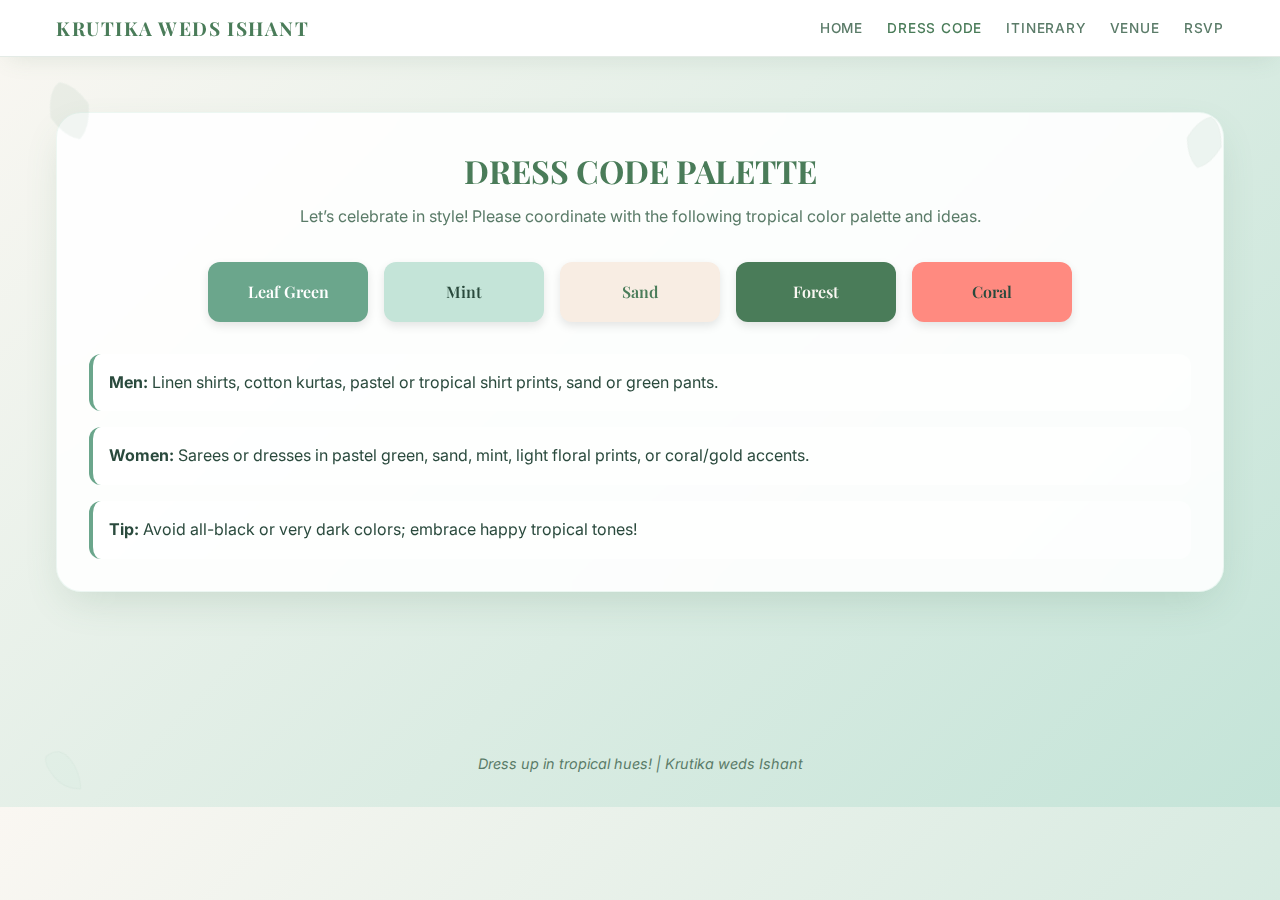
<file: dresscode.html>
<!DOCTYPE html>
<html lang="en">
<head>
  <meta charset="UTF-8" />
  <title>Dress Code | Krutika weds Ishant</title>
  <meta name="viewport" content="width=device-width, initial-scale=1" />
  <link rel="preconnect" href="https://fonts.googleapis.com" />
  <link rel="preconnect" href="https://fonts.gstatic.com" crossorigin />
  <link href="https://fonts.googleapis.com/css2?family=Playfair+Display:wght@400;600;700&family=Inter:wght@300;400;500&display=swap" rel="stylesheet" />
  <link rel="stylesheet" href="style.css" />
</head>
<body>
  <!-- Tropical Leaves -->
  <div class="leaf-deco leaf-top-left"></div>
  <div class="leaf-deco leaf-top-right"></div>
  <div class="leaf-deco leaf-bottom-left"></div>

  <!-- Navigation -->
  <nav class="nav">
    <div class="nav-container">
      <div class="nav-brand">Krutika weds Ishant</div>
      <div class="nav-toggle" aria-label="Toggle navigation menu" role="button" tabindex="0">
        <span></span><span></span><span></span>
      </div>
      <ul class="nav-links">
        <li><a href="index.html">Home</a></li>
        <li><a href="dresscode.html" class="active-link">Dress Code</a></li>
        <li><a href="index.html#itinerary">Itinerary</a></li>
        <li><a href="index.html#venue">Venue</a></li>
        <li><a href="index.html#rsvp">RSVP</a></li>
      </ul>
    </div>
  </nav>

  <main class="main" style="padding-top: 7rem;">
    <section class="section">
      <h2 class="section-title">Dress Code Palette</h2>
      <p class="section-subtitle">Let’s celebrate in style! Please coordinate with the following tropical color palette and ideas.</p>
      
      <div class="dress-palette-grid">
        <div class="dress-color-box" style="background:#6ba68c; color: white;">Leaf Green</div>
        <div class="dress-color-box" style="background:#c4e4d8; color: #2a4a3d;">Mint</div>
        <div class="dress-color-box" style="background:#f8ede3; color:#4a7c59;">Sand</div>
        <div class="dress-color-box" style="background:#4a7c59; color:#faf7f2;">Forest</div>
        <div class="dress-color-box" style="background:#ff8a80; color:#2a4a3d;">Coral</div>
      </div>
      
      <ul class="dress-guidelines">
        <li><strong>Men:</strong> Linen shirts, cotton kurtas, pastel or tropical shirt prints, sand or green pants.</li>
        <li><strong>Women:</strong> Sarees or dresses in pastel green, sand, mint, light floral prints, or coral/gold accents.</li>
        <li><strong>Tip:</strong> Avoid all-black or very dark colors; embrace happy tropical tones!</li>
      </ul>
    </section>
  </main>

  <footer class="footer">
    <p>Dress up in tropical hues! | Krutika weds Ishant</p>
  </footer>

  <script src="script.js"></script>
</body>
</html>
</file>
<file: src/style.css>
body {
    font-family: 'Montserrat', sans-serif;
    margin: 0;
    padding: 0;
    box-sizing: border-box;
    background-color: #fdfaf6; /* A very light cream background */
    color: #4a2d2d; /* A dark brown for text for better readability */
}

header {
    background-color: #ffffff;
    padding: 10px 0;
    box-shadow: 0 2px 5px rgba(0,0,0,0.1);
    position: fixed;
    width: 100%;
    top: 0;
    left: 0;
    z-index: 1000;
}

nav {
    display: flex;
    justify-content: space-between;
    align-items: center;
    max-width: 1200px;
    margin: 0 auto;
    padding: 0 20px;
}

.logo {
    display: flex;
    justify-content: center; /* Center the image horizontally */
    align-items: center;
}

.logo img {
    height: 60px; /* Adjust height as needed */
    width: auto;
}

nav ul {
    list-style: none;
    margin: 0;
    padding: 0;
    display: flex;
}

nav ul li {
    margin-left: 30px;
}

nav ul li a {
    text-decoration: none;
    color: #4a2d2d;
    font-weight: 500;
    transition: color 0.3s ease;
    font-family: 'Dancing Script', cursive; /* Cursive font for navigation */
    font-size: 1.2em;
}

nav ul li a:hover {
    color: #c0392b; /* Red for hover */
}

.hero {
    background: url('gallery1.jpeg') no-repeat center center/cover;
    background-attachment: fixed;
    color: white;
    text-align: center;
    padding: 150px 20px 100px;
    display: flex;
    flex-direction: column;
    justify-content: center;
    align-items: center;
    min-height: 100vh;
    position: relative;
}

.hero::before {
    content: '';
    position: absolute;
    top: 0;
    left: 0;
    right: 0;
    bottom: 0;
    background: rgba(74, 45, 45, 0.5); /* Dark brown overlay */
    z-index: 1;
}

.hero-content {
    position: relative;
    z-index: 2;
    max-width: 800px;
}

.hero h1 {
    font-family: 'Playfair Display', serif;
    font-size: 4em;
    margin-bottom: 10px;
    color: #ffffff;
}

.hero .tagline {
    font-family: 'Italianno', cursive; /* Calligraphy font for taglines */
    font-size: 2em;
    margin-bottom: 20px;
    font-weight: 300;
}

.event-details p {
    font-family: 'Italianno', cursive; /* Calligraphy font for event details */
    font-size: 1.5em;
    margin: 5px 0;
    font-weight: 400;
}

.countdown {
    margin-top: 30px;
}

.countdown p {
    font-size: 2.5em;
    font-weight: 700;
    color: #d4af37; /* Gold color for countdown */
    background-color: rgba(74, 45, 45, 0.4); /* Dark brown transparent background */
    padding: 10px 20px;
    border-radius: 5px;
    display: inline-block;
}

.couple-photo {
    position: relative;
    z-index: 2;
    margin-top: 40px;
}

.couple-photo img {
    max-width: 300px;
    border-radius: 50%;
    border: 5px solid rgba(255, 255, 255, 0.8);
    box-shadow: 0 0 20px rgba(0,0,0,0.3);
}

.section-title {
    text-align: center;
    font-family: 'Playfair Display', serif;
    font-size: 2.5em;
    color: #a72626; /* Dark Red */
    margin-bottom: 40px;
}

.venue-section {
    padding: 60px 20px;
    background-color: #fff;
}

.venue-container {
    display: flex;
    justify-content: space-around;
    flex-wrap: wrap;
    max-width: 1200px;
    margin: 0 auto;
}

.venue-card {
    background-color: #fdfaf6;
    border: 1px solid #ddd;
    border-radius: 8px;
    box-shadow: 0 4px 8px rgba(0,0,0,0.1);
    margin: 20px;
    padding: 20px;
    text-align: center;
    width: 45%;
    max-width: 500px;
}

.venue-card h3 {
    font-family: 'Playfair Display', serif;
    font-size: 1.5em;
    color: #c0392b; /* Red */
    margin-top: 0;
}

.venue-card h2 {
    font-family: 'Playfair Display', serif;
    font-size: 2em;
    margin-bottom: 10px;
}

.venue-card p {
    font-family: 'Italianno', cursive; /* Calligraphy font for venue card paragraphs */
    font-size: 1.5em;
    margin-bottom: 20px;
}

.map-container {
    position: relative;
    overflow: hidden;
    padding-top: 56.25%;
    margin-bottom: 15px;
}

.map-container iframe {
    position: absolute;
    top: 0;
    left: 0;
    width: 100%;
    height: 100%;
    border: 0;
}

.map-link {
    display: inline-block;
    background-color: #a72626; /* Dark Red */
    color: white;
    padding: 10px 20px;
    border-radius: 5px;
    text-decoration: none;
    font-weight: 500;
    transition: background-color 0.3s ease;
}

.map-link:hover {
    background-color: #c0392b; /* Lighter Red */
}

.itinerary-section {
    padding: 60px 20px;
    background-color: #fdfaf6;
}

.timeline {
    max-width: 800px;
    margin: 0 auto;
    position: relative;
    padding: 20px 0;
}

.timeline::before {
    content: '';
    position: absolute;
    top: 0;
    left: 50%;
    width: 2px;
    height: 100%;
    background-color: #d4af37; /* Gold */
    transform: translateX(-50%);
}

.timeline-item {
    display: flex;
    justify-content: space-between;
    margin-bottom: 40px;
    position: relative;
}

.timeline-item:nth-child(odd) {
    flex-direction: row-reverse;
}

.timeline-date {
    width: 45%;
    padding: 10px;
    text-align: right;
    font-family: 'Dancing Script', cursive; /* Cursive font for dates */
    font-size: 1.8em;
    color: #a72626; /* Dark Red */
    align-self: center;
}

.timeline-item:nth-child(odd) .timeline-date {
    text-align: left;
}

.timeline-content {
    width: 45%;
    background-color: #fff;
    padding: 20px;
    border-radius: 8px;
    box-shadow: 0 4px 8px rgba(0,0,0,0.1);
    text-align: left;
    position: relative;
}

.timeline-content::before {
    content: '';
    position: absolute;
    top: 20px;
    width: 0;
    height: 0;
    border-top: 10px solid transparent;
    border-bottom: 10px solid transparent;
}

.timeline-item:nth-child(even) .timeline-content::before {
    left: 100%;
    border-left: 10px solid #fff;
}

.timeline-item:nth-child(odd) .timeline-content::before {
    right: 100%;
    border-right: 10px solid #fff;
}

.timeline-content h3 {
    font-family: 'Playfair Display', serif;
    color: #c0392b; /* Red */
    margin-top: 0;
    margin-bottom: 10px;
    font-size: 1.4em;
}

.timeline-content p {
    font-family: 'Italianno', cursive; /* Calligraphy font for timeline content */
    font-size: 1.5em;
    margin: 5px 0;
}

.timeline-item::after {
    content: '';
    position: absolute;
    top: 50%;
    left: 50%;
    transform: translate(-50%, -50%);
    width: 20px;
    height: 20px;
    background-color: #a72626; /* Dark Red */
    border-radius: 50%;
    z-index: 1;
    border: 3px solid #fdfaf6;
}

/* Dress Code Section */
.dresscode-section {
    padding: 60px 20px;
    background-color: #fff;
    text-align: center;
}

.dresscode-section .intro-text,
.dresscode-section .closing-text {
    max-width: 800px;
    margin: 0 auto 40px auto;
    font-family: 'Italianno', cursive; /* Calligraphy font */
    font-size: 1.8em;
    line-height: 1.6;
    color: #555;
}

.dresscode-section .closing-text {
    margin-top: 40px;
    margin-bottom: 0;
}

.dresscode-container {
    display: grid;
    grid-template-columns: repeat(auto-fit, minmax(300px, 1fr));
    gap: 30px;
    max-width: 1200px;
    margin: 0 auto;
}

.dresscode-event {
    background-color: #fdfaf6;
    border: 1px solid #ddd;
    border-radius: 8px;
    box-shadow: 0 4px 8px rgba(0,0,0,0.05);
    padding: 25px;
    text-align: left;
    transition: transform 0.3s ease, box-shadow 0.3s ease;
}

.dresscode-event h3 {
    font-family: 'Playfair Display', serif;
    font-size: 1.8em;
    color: #c0392b; /* Red */
    margin-top: 0;
    margin-bottom: 20px;
    border-bottom: 2px solid #e0e0e0;
    padding-bottom: 10px;
}

.dresscode-detail {
    margin-bottom: 15px;
}

.dresscode-detail h4 {
    font-family: 'Montserrat', sans-serif;
    font-size: 1.1em;
    color: #777;
    margin-top: 0;
    margin-bottom: 5px;
    font-weight: 600;
}

.dresscode-detail p {
    font-family: 'Italianno', cursive; /* Calligraphy font for dress code details */
    font-size: 1.5em;
    line-height: 1.5;
    color: #444;
    margin: 0;
}

/* Color Palette Styles */
.color-palette {
    display: flex;
    justify-content: center;
    margin-top: 15px;
    margin-bottom: 20px;
}

.color-swatch {
    width: 30px;
    height: 30px;
    border-radius: 50%;
    margin: 0 5px;
    border: 1px solid rgba(0,0,0,0.1);
}

.glitter-swatch {
    background-image: repeating-linear-gradient(
        45deg,
        #d4af37 0%,
        #d4af37 5%,
        #ffd700 5%,
        #ffd700 10%
    ); /* Simple glitter effect */
}

/* RSVP Section */
.rsvp-section {
    padding: 60px 20px;
    background-color: #fdfaf6;
}

.submit-btn {
    background-color: #a72626; /* Dark Red */
    color: white;
    padding: 12px 25px;
    border: none;
    border-radius: 5px;
    font-size: 1.1em;
    font-weight: 500;
    cursor: pointer;
    transition: background-color 0.3s ease;
    width: 100%;
}

.submit-btn:hover {
    background-color: #c0392b; /* Lighter Red */
}

footer {
    background-color: #a72626; /* Dark Red */
    color: white;
    text-align: center;
    padding: 20px;
    position: relative;
    bottom: 0;
    width: 100%;
}

/* Other shared styles from previous sections that need to be carried over */
.rsvp-form { max-width: 600px; margin: 0 auto; background-color: #fff; padding: 30px; border-radius: 8px; box-shadow: 0 4px 10px rgba(0,0,0,0.1); }
.form-group { margin-bottom: 20px; }
.form-group label { display: block; font-weight: 600; margin-bottom: 8px; color: #555; }
.form-group input[type="text"], .form-group input[type="email"] { width: 100%; padding: 12px; border: 1px solid #ccc; border-radius: 4px; font-size: 1em; }
.radio-group { display: flex; align-items: center; margin-bottom: 10px; }
.radio-group input[type="radio"] { margin-right: 10px; }
.dresscode-event:hover { transform: translateY(-5px); box-shadow: 0 6px 12px rgba(0,0,0,0.1); }
.dresscode-detail h4 { font-family: 'Montserrat', sans-serif; font-size: 1.1em; color: #777; margin-top: 0; margin-bottom: 5px; font-weight: 600; }

/* Responsive Design */
@media (max-width: 768px) {
    nav { flex-direction: column; }
    nav ul { margin-top: 15px; flex-wrap: wrap; justify-content: center; }
    nav ul li { margin: 5px 15px; }
    .hero h1 { font-size: 3em; }
    .countdown p { font-size: 2em; }
    .couple-photo img { max-width: 200px; }
    .venue-card { width: 100%; margin: 20px 0; }
    .timeline::before { left: 20px; transform: translateX(0); }
    .timeline-item { flex-direction: column !important; align-items: flex-start; margin-bottom: 30px; }
    .timeline-date { width: auto; text-align: left !important; padding-left: 40px; margin-bottom: 10px; }
    .timeline-content { width: calc(100% - 60px); margin-left: 60px; }
    .timeline-item::after { left: 20px; transform: translate(-50%, -50%); }
    .timeline-content::before { left: -10px !important; border-right: 10px solid #fff !important; border-left: none !important; }
    .dresscode-container { grid-template-columns: 1fr; }
}
</file>
<file: style.css>
:root {
  --tropical-green: #4a7c59;
  --leaf-green: #6ba68c;
  --mint: #c4e4d8;
  --sand: #f8ede3;
  --coral: #ff8a80;
  --cream: #faf7f2;
  --text-dark: #2a4a3d;
  --text-light: #5a7b68;
  --shadow: 0 15px 40px -10px rgba(74, 124, 89, 0.2);
  --shadow-light: 0 8px 25px -8px rgba(74, 124, 89, 0.15);
}

* { box-sizing: border-box; margin: 0; padding: 0; }
body {
  font-family: "Inter", sans-serif;
  background: linear-gradient(135deg, var(--cream) 0%, var(--mint) 100%);
  color: var(--text-dark);
  line-height: 1.6;
  overflow-x: hidden;
  position: relative;
}

/* Leaves */
.leaf-deco {
  position: fixed; opacity: 0.1; pointer-events: none; z-index: 1;
  background-repeat: no-repeat; background-position: center; background-size: contain;
}
.leaf-top-left {
  top: 8%; left: 2%; width: 80px; height: 80px;
  background-image: url("data:image/svg+xml,%3Csvg viewBox='0 0 100 120' xmlns='http://www.w3.org/2000/svg'%3E%3Cpath d='M25 60 Q35 20 55 15 Q75 25 85 60 Q75 95 55 105 Q35 95 25 60 Z' fill='%234a7c59' stroke='%236ba68c' stroke-width='1.5' opacity='0.7'/%3E%3C/svg%3E");
  transform: rotate(-20deg);
}
.leaf-top-right {
  top: 12%; right: 3%; width: 70px; height: 70px;
  background-image: url("data:image/svg+xml,%3Csvg viewBox='0 0 100 120' xmlns='http://www.w3.org/2000/svg'%3E%3Cpath d='M75 60 Q65 20 45 15 Q25 25 15 60 Q25 95 45 105 Q65 95 75 60 Z' fill='%236ba68c' stroke='%234a7c59' stroke-width='1.5'/%3E%3C/svg%3E");
  transform: rotate(15deg);
}
.leaf-bottom-left {
  bottom: 10%; left: 2%; width: 75px; height: 75px;
  background-image: url("data:image/svg+xml,%3Csvg viewBox='0 0 100 100' xmlns='http://www.w3.org/2000/svg'%3E%3Cpath d='M20 40 Q30 20 50 30 Q70 40 80 60 Q60 70 40 60 Q20 50 20 40 Z' fill='%23c4e4d8' stroke='%236ba68c' stroke-width='1'/%3E%3C/svg%3E");
  transform: rotate(25deg);
}

/* Nav */
.nav {
  position: fixed; top: 0; left: 0; right: 0; z-index: 1000;
  background: rgba(255, 255, 255, 0.98); backdrop-filter: blur(25px);
  border-bottom: 1px solid rgba(74, 124, 89, 0.15);
  padding: 0.8rem 0; box-shadow: var(--shadow-light);
}
.nav-container {
  max-width: 1200px; margin: 0 auto; padding: 0 1rem;
  display: flex; justify-content: space-between; align-items: center;
}
.nav-brand {
  font-family: "Playfair Display", serif; font-size: 1.2rem; font-weight: 700;
  color: var(--tropical-green); letter-spacing: 0.08em; text-transform: uppercase;
}
.nav-links { display: flex; gap: 1.5rem; list-style: none; }
.nav-links a {
  text-decoration: none; color: var(--text-light); font-weight: 500;
  font-size: 0.85rem; text-transform: uppercase; letter-spacing: 0.06em;
  transition: color 0.3s;
}
.nav-links a:hover, .nav-links a.active-link { color: var(--tropical-green); }
.nav-toggle { display: none; flex-direction: column; gap: 5px; cursor: pointer; padding: 5px; }
.nav-toggle span {
  width: 24px; height: 2.5px; background: var(--tropical-green); border-radius: 2px;
}

/* Hero */
.hero {
  min-height: 100vh; display: flex; flex-direction: column;
  align-items: center; justify-content: center; text-align: center;
  padding: 6rem 1rem 3rem; position: relative; color: white;
  background: linear-gradient(135deg, rgba(74, 124, 89, 0.75), rgba(107, 166, 140, 0.6)),
              url("https://images.pexels.com/photos/1730877/pexels-photo-1730877.jpeg?auto=compress&cs=tinysrgb&w=2000")
              center/cover;
}
.hero-content { max-width: 1200px; width: 100%; position: relative; z-index: 10; }
.hero-title {
  font-family: "Playfair Display", serif; font-size: clamp(2rem, 6vw, 4rem);
  font-weight: 700; margin-bottom: 0.8rem; text-transform: uppercase;
  text-shadow: 0 3px 15px rgba(0, 0, 0, 0.6);
}
.hero-subtitle {
  font-family: "Playfair Display", serif; font-size: clamp(1rem, 2.5vw, 1.5rem);
  margin-bottom: 2rem; text-transform: uppercase;
  text-shadow: 0 2px 8px rgba(0, 0, 0, 0.5);
}
.hero-info-container {
  display: flex; justify-content: center; gap: 1.5rem; flex-wrap: wrap; margin-bottom: 2rem;
}
.hero-info-box {
  background: rgba(255, 255, 255, 0.2); backdrop-filter: blur(15px);
  border-radius: 20px; padding: 1.2rem 1.5rem;
  border: 1px solid rgba(255, 255, 255, 0.4);
  flex: 1 1 280px; max-width: 320px;
  box-shadow: 0 8px 30px rgba(74, 124, 89, 0.25);
}
.hero-info-text {
  font-weight: 600; font-size: 1.1rem; line-height: 1.4; color: white;
}
.hero-photo { margin-bottom: 2rem; }
.hero-photo img {
  max-width: 280px; width: 100%; border-radius: 25px;
  box-shadow: 0 10px 40px rgba(0,0,0,0.3); border: 3px solid rgba(255,255,255,0.3);
}
.hero-photo-caption {
  margin-top: 0.5rem; font-size: 0.9rem; color: rgba(255,255,255,0.9); font-style: italic;
}
.hero-buttons { display: flex; flex-direction: column; gap: 1rem; align-items: center; }
.btn {
  padding: 1rem 2rem; border-radius: 40px; font-weight: 600; text-decoration: none;
  text-transform: uppercase; font-size: 0.95rem; letter-spacing: 0.05em;
  transition: transform 0.3s; cursor: pointer;
}
.btn:hover { transform: translateY(-3px); }
.btn-primary {
  background: linear-gradient(135deg, var(--leaf-green), var(--tropical-green));
  color: white; border: none; box-shadow: var(--shadow);
}
.btn-secondary {
  background: rgba(255, 255, 255, 0.95); color: var(--tropical-green);
  border: 2px solid var(--mint);
}

/* Main & Sections */
.main { max-width: 1200px; margin: 0 auto; padding: 4rem 1rem; }
.section {
  margin-bottom: 4rem; padding: 2rem;
  background: rgba(255, 255, 255, 0.9); backdrop-filter: blur(15px);
  border-radius: 25px; box-shadow: var(--shadow); border: 1px solid rgba(196, 228, 216, 0.3);
}
.section-title {
  font-family: "Playfair Display", serif; font-size: 2rem; text-align: center;
  color: var(--tropical-green); margin-bottom: 0.5rem; text-transform: uppercase;
}
.section-subtitle {
  text-align: center; font-size: 1rem; color: var(--text-light); margin-bottom: 2rem;
}

/* Itinerary */
.itinerary { display: flex; flex-direction: column; gap: 1.5rem; }
.itinerary-day {
  background: linear-gradient(135deg, rgba(196, 228, 216, 0.2), rgba(248, 237, 227, 0.4));
  border-radius: 20px; padding: 1.5rem;
  border-left: 4px solid var(--leaf-green);
}
.day-header { display: flex; flex-direction: column; align-items: center; margin-bottom: 1.5rem; text-align: center; gap: 1rem; }
.day-number {
  font-family: "Playfair Display", serif; font-size: 2rem; font-weight: 700;
  color: var(--tropical-green); background: var(--mint);
  width: 70px; height: 70px; border-radius: 50%;
  display: flex; align-items: center; justify-content: center;
  border: 2px solid var(--leaf-green);
}
.day-title { font-size: 1.1rem; font-weight: 600; line-height: 1.4; }
.day-subtitle { font-weight: 400; color: var(--text-light); font-size: 0.95rem; }
.events-list { display: flex; flex-direction: column; gap: 1rem; }
.event {
  background: rgba(255, 255, 255, 0.8); border-radius: 15px; padding: 1rem;
  border-left: 3px solid var(--coral); display: flex; flex-direction: column; gap: 0.5rem;
}
.event-time {
  align-self: flex-start; background: var(--mint); color: var(--coral);
  padding: 0.4rem 0.8rem; border-radius: 10px; font-weight: 700; font-size: 0.9rem;
  font-family: "Playfair Display", serif;
}
.event-details h4 { font-family: "Playfair Display", serif; color: var(--tropical-green); font-size: 1.1rem; }
.event-location { font-size: 0.9rem; font-style: italic; color: var(--text-light); }

/* Venue */
.venue-grid { display: flex; flex-direction: column; gap: 1.5rem; }
.venue-card {
  background: linear-gradient(135deg, rgba(74, 124, 89, 0.08), rgba(107, 166, 140, 0.04));
  padding: 1.5rem; border-radius: 20px; border: 1px solid var(--mint);
}
.venue-card h3 { font-family: "Playfair Display", serif; color: var(--tropical-green); margin-bottom: 1rem; }
.venue-card h4 { font-size: 1rem; margin: 1rem 0 0.5rem; font-family: "Playfair Display", serif; }
.venue-list { padding-left: 1.2rem; margin-top: 0.5rem; font-size: 0.95rem; }
.venue-map { width: 100%; height: 250px; border: 2px solid var(--mint); border-radius: 15px; }
.venue-map-text { margin-bottom: 1rem; font-size: 0.95rem; color: var(--text-light); }

/* RSVP */
.rsvp-form { background: white; padding: 1.5rem; border-radius: 20px; border: 2px solid var(--mint); }
.form-group { margin-bottom: 1.2rem; }
.form-group label { display: block; font-weight: 600; color: var(--tropical-green); margin-bottom: 0.5rem; font-size: 0.95rem; }
.form-group input, .form-group textarea {
  width: 100%; padding: 0.8rem; border: 2px solid var(--mint); border-radius: 12px;
  font-family: inherit; font-size: 1rem;
}
.checkbox-group { display: flex; flex-direction: column; gap: 0.8rem; }
.checkbox-group label {
  display: flex; align-items: center; gap: 0.8rem; background: rgba(196, 228, 216, 0.25);
  padding: 0.8rem; border-radius: 10px; cursor: pointer; font-size: 0.9rem;
}
.rsvp-submit {
  width: 100%; padding: 1rem; background: linear-gradient(135deg, var(--tropical-green), var(--leaf-green));
  color: white; border: none; border-radius: 30px; font-weight: 700;
  text-transform: uppercase; font-family: "Playfair Display", serif; cursor: pointer;
}

/* Dress Code */
.dress-palette-grid { display: flex; flex-wrap: wrap; gap: 1rem; margin-top: 1.5rem; justify-content: center; }
.dress-color-box {
  flex: 1 1 120px; max-width: 160px; height: 60px; border-radius: 12px;
  display: flex; align-items: center; justify-content: center;
  font-family: "Playfair Display", serif; font-weight: 600; font-size: 1rem;
  box-shadow: 0 4px 10px rgba(0,0,0,0.1);
}
.dress-guidelines { margin-top: 2rem; list-style: none; display: flex; flex-direction: column; gap: 1rem; font-size: 1rem; }
.dress-guidelines li { background: rgba(255,255,255,0.6); padding: 1rem; border-radius: 12px; border-left: 4px solid var(--leaf-green); }

/* Footer */
.footer { text-align: center; padding: 2rem 1rem; font-size: 0.9rem; font-style: italic; color: var(--text-light); }

/* Desktop */
@media (min-width: 769px) {
  .nav-links { display: flex; }
  .nav-toggle { display: none; }
  .hero-buttons { flex-direction: row; justify-content: center; }
  .itinerary { display: grid; grid-template-columns: repeat(auto-fit, minmax(300px, 1fr)); }
  .venue-grid { flex-direction: row; }
  .day-header { flex-direction: row; text-align: left; }
}

/* Mobile */
@media (max-width: 768px) {
  .nav-links {
    display: none; flex-direction: column; position: absolute; top: 100%; left: 0; right: 0;
    background: rgba(255,255,255,0.98); padding: 1.5rem; border-top: 1px solid var(--mint);
  }
  .nav-links.active { display: flex; }
  .nav-toggle { display: flex; }
}
</file>
